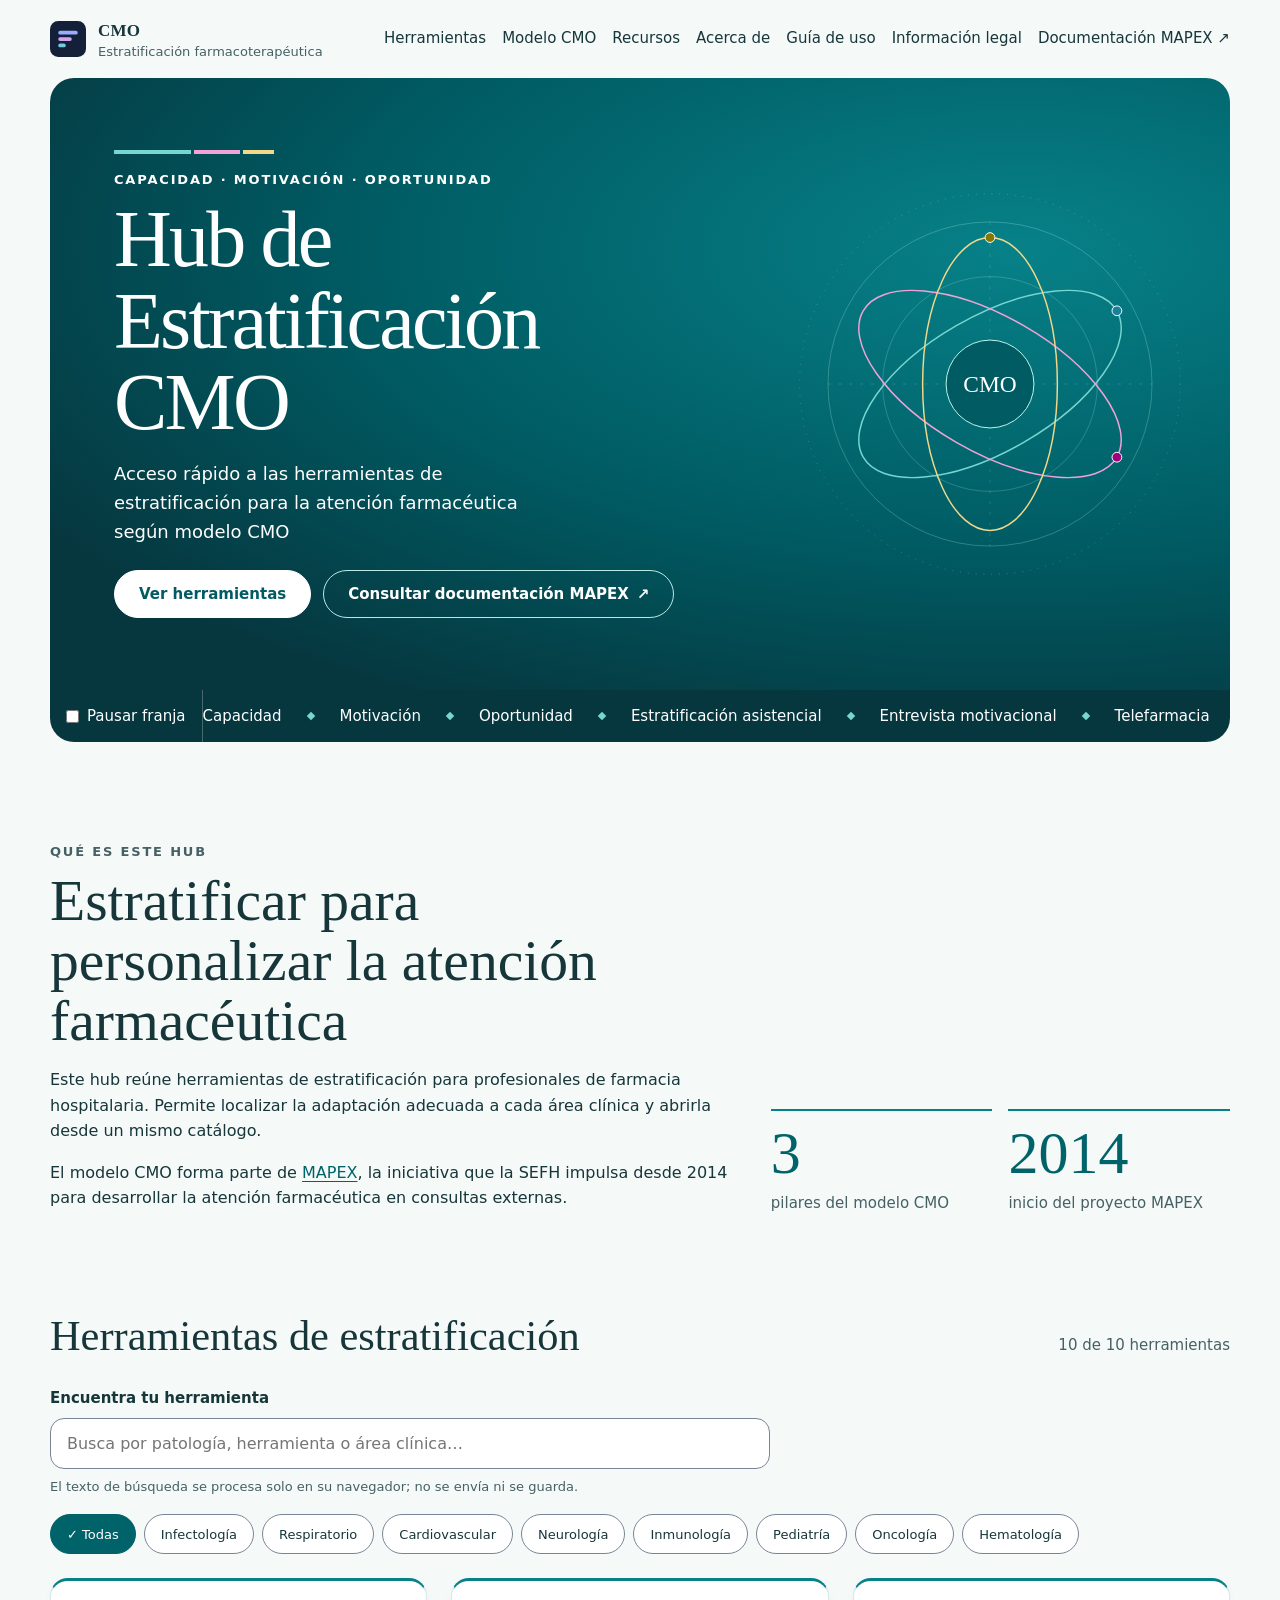
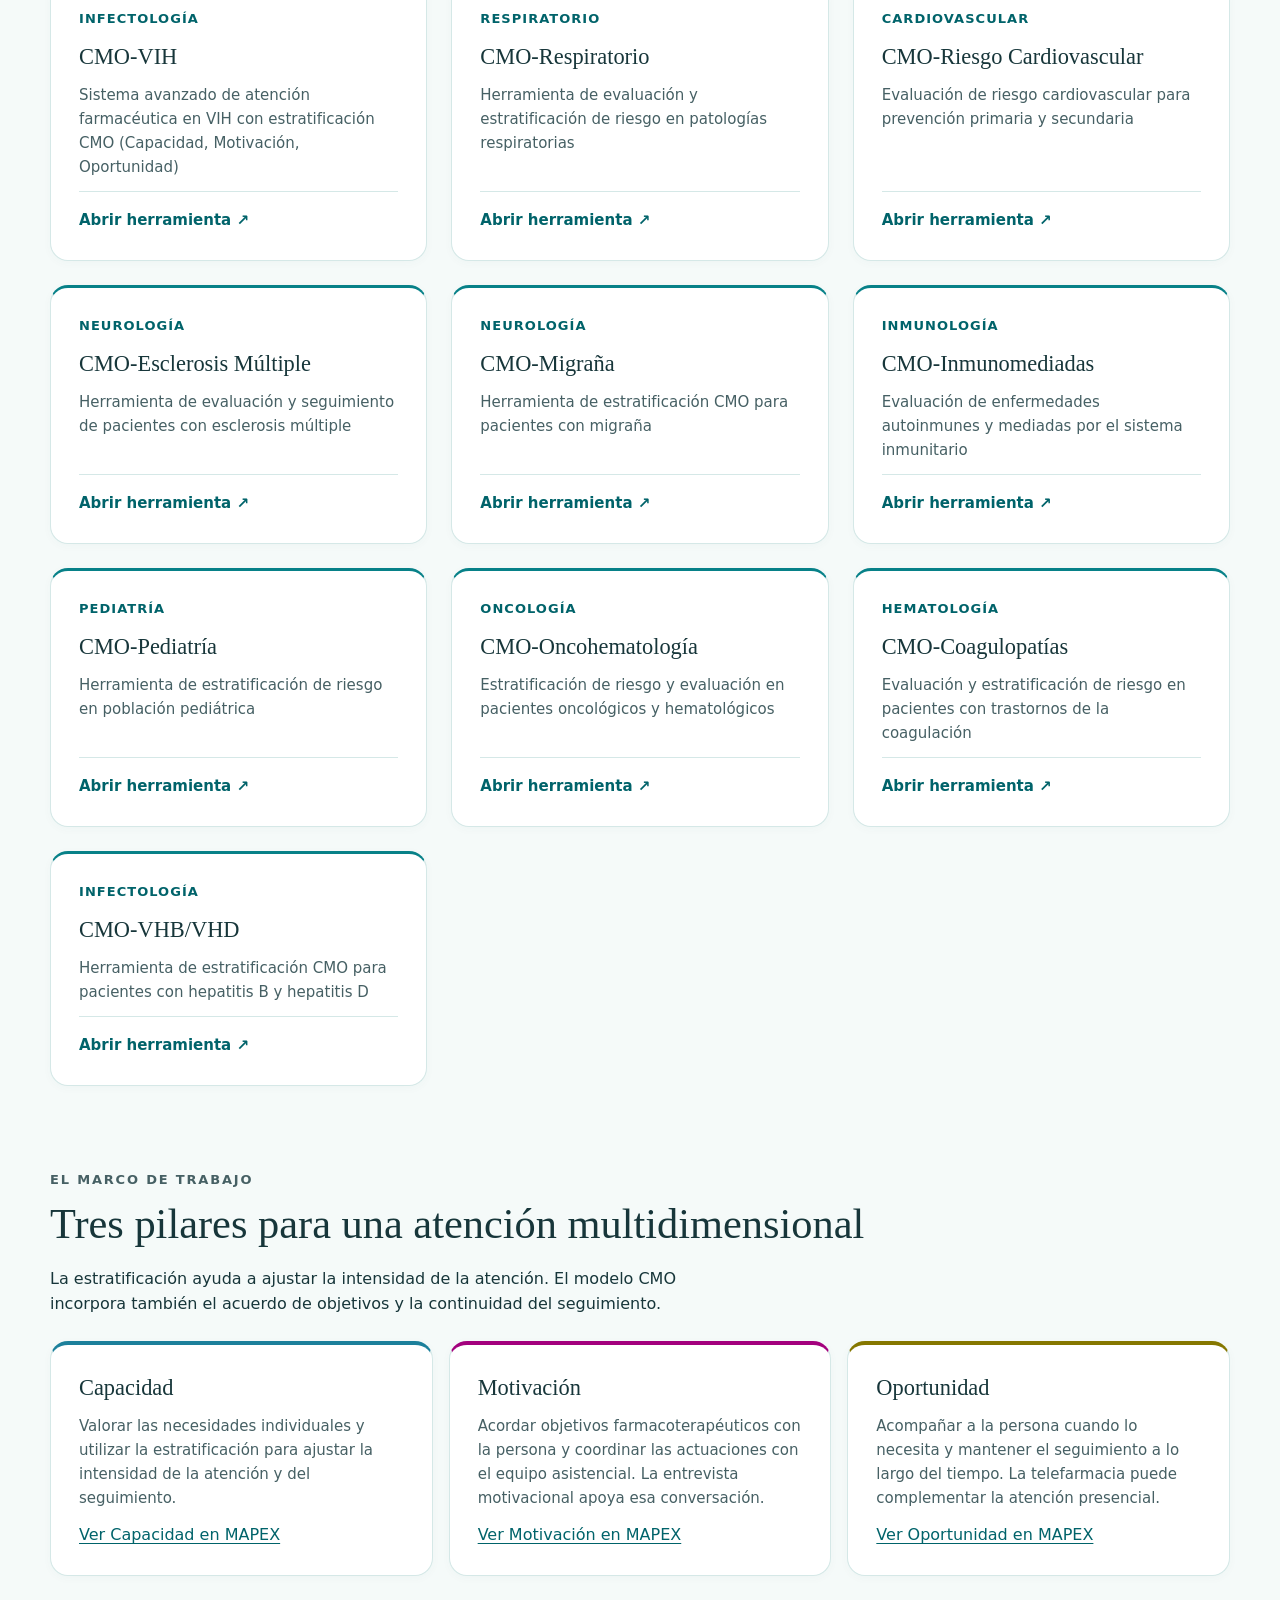
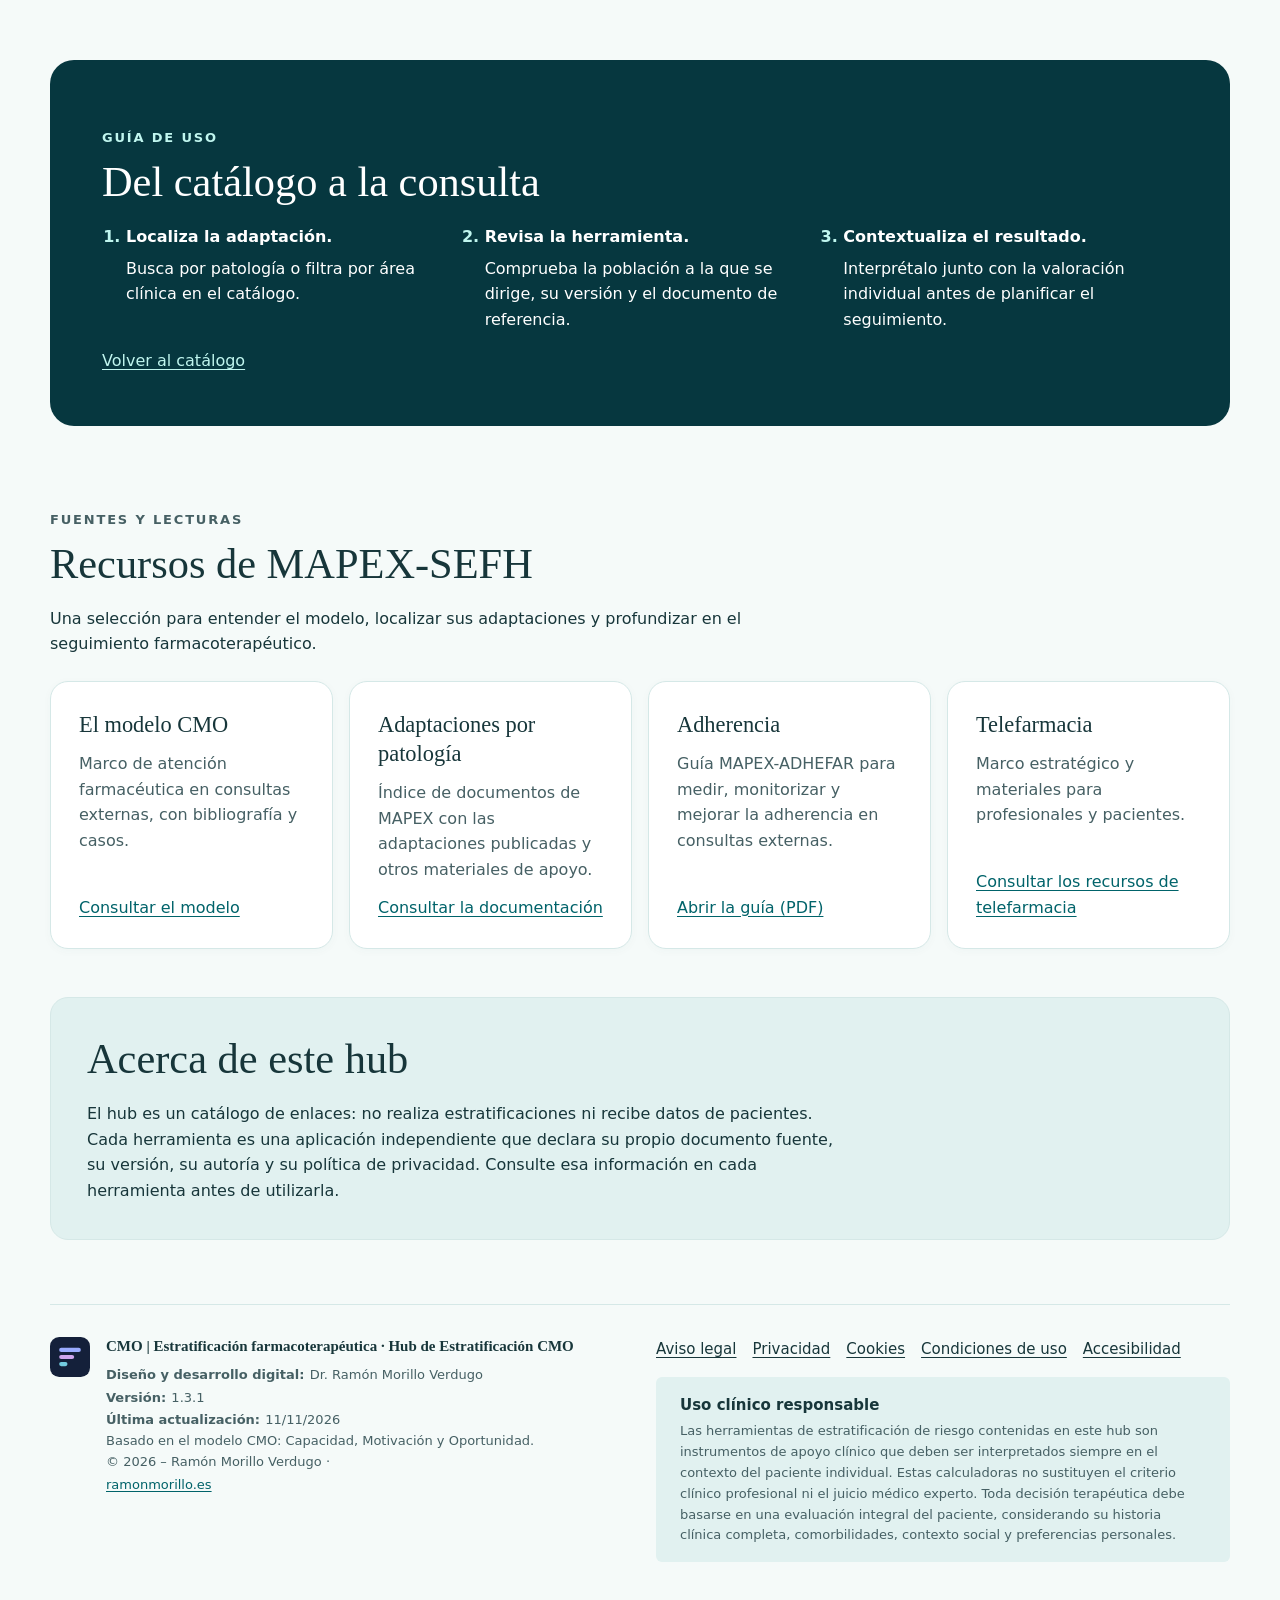
<file: index.html>
<!DOCTYPE html>
<html lang="es">
<head>
    <meta charset="UTF-8">
    <meta name="viewport" content="width=device-width, initial-scale=1.0">
    <title>Hub de Estratificación CMO - Acceso Rápido</title>
    <meta name="description" content="Catálogo de herramientas de estratificación farmacoterapéutica basadas en el modelo CMO (Capacidad, Motivación y Oportunidad).">
    <meta name="theme-color" content="#f5faf9">
    <link rel="icon" href="cmo-design-system/assets/favicon.svg" type="image/svg+xml">
    <link rel="stylesheet" href="cmo-design-system/src/cmo-tokens.css">
    <link rel="stylesheet" href="cmo-design-system/src/cmo-components.css">
    <style>
        @layer cmo.hub {
            .cmo-scope {
                /* Paleta de la portada SEFH, muestreada de la referencia visual. */
                --cmo-hub-teal: #078188;
                --cmo-hub-magenta: #a3007d;
                --cmo-hub-ochre: #857700;
                --cmo-hub-blue: #1c809b;
                --cmo-paper: #f5faf9;
                --cmo-ink: #17363a;
                --cmo-ink-muted: #466064;
                --cmo-brand-strong: #00636a;
                --cmo-focus: var(--cmo-brand-strong);
                --cmo-rule: #d5e8e7;
                --cmo-surface-sunk: #e1f1f0;
            }

            .cmo-brandbar { padding-block: 18px; border-bottom: 0; }
            .cmo-nav { align-items: center; }
            .cmo-nav a:hover { border-bottom-color: var(--cmo-hub-teal); }

            .cmo-hero {
                --cmo-focus: #c0f6ef;
                position: relative;
                isolation: isolate;
                overflow: hidden;
                padding: clamp(28px, 6vw, 72px) clamp(20px, 5vw, 64px);
                border-radius: 24px 24px 0 0;
                color: #fff;
                background: radial-gradient(ellipse at 82% 28%, var(--cmo-hub-teal), #005b63 48%, #06373f 84%);
            }

            .cmo-hero .cmo-strata > i { background: #77d6d1; }
            .cmo-hero .cmo-strata > i + i { background: #f1a3d7; }
            .cmo-hero .cmo-strata > i + i + i { background: #f4d889; }
            .cmo-hero .cmo-eyebrow { color: #fff; }
            .cmo-hero .cmo-title {
                max-width: 13ch;
                font: 400 clamp(2.25rem, 6.7vw, 5rem)/1.02 var(--cmo-font-serif);
                letter-spacing: -.035em;
                overflow-wrap: break-word;
            }

            .cmo-hero .cmo-lead { max-width: 39ch; color: #fff; }
            .cmo-hub-actions { display: flex; flex-wrap: wrap; gap: var(--cmo-space-3); margin-top: var(--cmo-space-5); }
            .cmo-hub-actions .cmo-btn { min-height: 48px; border-radius: var(--cmo-radius-pill); }
            .cmo-hub-actions .cmo-btn:not(.cmo-btn--secondary) { background: #fff; border-color: #fff; color: #005b63; }
            .cmo-hub-actions .cmo-btn:not(.cmo-btn--secondary):hover { background: #e1f1f0; }
            .cmo-hub-actions .cmo-btn--secondary { background: transparent; border-color: #b8e9e5; color: #fff; }
            .cmo-hub-actions .cmo-btn--secondary:hover { background: #00636a; }

            .cmo-hub-orbit {
                position: absolute;
                inset-inline-end: 3%;
                top: 50%;
                z-index: -1;
                width: min(36%, 410px);
                height: auto;
                transform: translateY(-50%);
                pointer-events: none;
            }

            .cmo-hub-catalog-head {
                display: flex;
                align-items: baseline;
                justify-content: space-between;
                flex-wrap: wrap;
                gap: var(--cmo-space-3);
            }

            .cmo-h2 { font-size: clamp(1.65rem, 4vw, 2.65rem); font-weight: 400; }
            .cmo-hub-count { margin: 0; font-size: var(--cmo-text-sm); color: var(--cmo-ink-muted); }
            .cmo-hub-search { margin: var(--cmo-space-5) 0 var(--cmo-space-4); max-width: 720px; }
            .cmo-hub-search .cmo-input { min-height: 50px; border-radius: 14px; }
            .cmo-chip { min-height: 40px; }
            .cmo-chip[aria-pressed="true"] { background: var(--cmo-brand-strong); border-color: var(--cmo-brand-strong); }

            .cmo-card {
                --cmo-radius-md: 18px;
                padding: clamp(18px, 3vw, 28px);
                box-shadow: 0 2px 10px #005b6308;
            }

            .cmo-card--tool:hover, .cmo-card--tool:focus-within { box-shadow: var(--cmo-shadow-2); }
            .cmo-card--tool { border-top-color: var(--cmo-hub-teal); }
            .cmo-card__kicker { color: var(--cmo-brand-strong); }
            .cmo-card .cmo-h3 { font-size: 1.4rem; font-weight: 500; }
            .cmo-card__action { padding-top: var(--cmo-space-4); }
            .cmo-hub-note {
                margin-top: var(--cmo-space-7);
                padding: clamp(20px, 4vw, 36px);
                border: 1px solid var(--cmo-rule);
                border-radius: 18px;
                background: var(--cmo-surface-sunk);
            }

            .cmo-hub-note p { max-width: 75ch; margin-bottom: 0; }

            .cmo-hub-ticker {
                display: flex;
                align-items: stretch;
                overflow: hidden;
                border-radius: 0 0 24px 24px;
                background: #06373f;
                color: #fff;
                font-size: var(--cmo-text-sm);
            }

            .cmo-hub-ticker-control {
                display: flex;
                align-items: center;
                flex-shrink: 0;
                gap: 8px;
                padding: 10px 16px;
                border-inline-end: 1px solid #ffffff40;
                cursor: pointer;
            }

            .cmo-hub-ticker-control input { margin: 0; accent-color: var(--cmo-hub-teal); }
            .cmo-hub-ticker-control input:focus-visible { outline-color: #c0f6ef; }
            .cmo-hub-ticker-window { flex: 1; min-width: 0; overflow: hidden; }
            .cmo-hub-ticker-track { display: flex; width: max-content; animation: cmo-hub-scroll 42s linear infinite; }
            .cmo-hub-ticker-items { display: flex; align-items: center; gap: 26px; padding: 14px 26px 14px 0; }
            .cmo-hub-ticker-items span { white-space: nowrap; }
            .cmo-hub-ticker-items span::after { content: ""; display: inline-block; width: 6px; height: 6px; margin-inline-start: 26px; vertical-align: .15em; transform: rotate(45deg); background: #77d6d1; }
            .cmo-hub-ticker:has(input:checked) .cmo-hub-ticker-track { animation-play-state: paused; }
            @keyframes cmo-hub-scroll { to { transform: translateX(-50%); } }

            .cmo-hub-section { margin-block-start: clamp(40px, 7vw, 84px); }
            .cmo-hub-section p { max-width: 68ch; }
            .cmo-hub-intro { display: grid; grid-template-columns: minmax(0, 1.5fr) minmax(0, 1fr); align-items: end; gap: var(--cmo-space-6); }
            .cmo-hub-intro .cmo-h2 { max-width: 23ch; font-size: clamp(2rem, 5vw, 3.6rem); line-height: 1.04; }
            .cmo-hub-metrics { display: grid; grid-template-columns: repeat(2, minmax(0, 1fr)); gap: var(--cmo-space-4); margin: 0; }
            .cmo-hub-metrics div { padding-block: var(--cmo-space-3); border-top: 2px solid var(--cmo-hub-teal); }
            .cmo-hub-metrics dt { font: 400 clamp(2rem, 5vw, 3.75rem)/1 var(--cmo-font-serif); color: var(--cmo-brand-strong); }
            .cmo-hub-metrics dd { margin: 8px 0 0; color: var(--cmo-ink-muted); font-size: var(--cmo-text-sm); }

            .cmo-hub-pillars, .cmo-hub-resources {
                display: grid;
                grid-template-columns: repeat(auto-fit, minmax(min(100%, 230px), 1fr));
                gap: var(--cmo-space-4);
                margin-block-start: var(--cmo-space-5);
            }

            .cmo-hub-pillar { border-top: 4px solid var(--cmo-hub-blue); }
            .cmo-hub-pillar:nth-child(2) { border-top-color: var(--cmo-hub-magenta); }
            .cmo-hub-pillar:nth-child(3) { border-top-color: var(--cmo-hub-ochre); }
            .cmo-hub-pillar a { margin-top: auto; }
            .cmo-hub-guide {
                padding: clamp(20px, 5vw, 52px);
                border-radius: 24px;
                background: #06373f;
                color: #fff;
                --cmo-focus: #c0f6ef;
            }

            .cmo-hub-guide .cmo-eyebrow { color: #c0f6ef; }
            .cmo-hub-guide ol {
                display: grid;
                grid-template-columns: repeat(auto-fit, minmax(min(100%, 220px), 1fr));
                gap: var(--cmo-space-5);
                padding-inline-start: 1.5em;
            }

            .cmo-hub-guide li::marker { color: #c0f6ef; font-weight: 700; }
            .cmo-hub-guide li p { margin-block: 6px 0; }
            .cmo-hub-guide a { color: #c0f6ef; }
            .cmo-hub-resources .cmo-card p { margin: 0; color: var(--cmo-ink-muted); }
            .cmo-hub-resources .cmo-card a { margin-top: auto; }

            @media (max-width: 760px) {
                .cmo-hub-intro { grid-template-columns: 1fr; gap: var(--cmo-space-3); }
                .cmo-hub-ticker-control { padding-inline: 10px; }
            }

            @media (prefers-reduced-motion: reduce), print {
                .cmo-hub-ticker-control, .cmo-hub-ticker-items[aria-hidden="true"] { display: none; }
                .cmo-hub-ticker-track { width: auto; animation: none; }
                .cmo-hub-ticker-items { flex-wrap: wrap; gap: 8px 16px; padding-inline: 16px; }
                .cmo-hub-ticker-items span::after { display: none; }
            }

            @media (max-width: 850px) {
                .cmo-hub-orbit { display: none; }
            }

            @media (max-width: 700px) {
                .cmo-brandbar { align-items: flex-start; flex-direction: column; gap: var(--cmo-space-2); }
            }

            @media print {
                .cmo-hero { color: var(--cmo-ink); background: none; }
                .cmo-hero .cmo-eyebrow, .cmo-hero .cmo-lead,
                .cmo-hub-actions .cmo-btn--secondary { color: var(--cmo-ink); }
                .cmo-hub-orbit { display: none; }
            }
        }
    </style>
    <script type="application/json" id="cmo-app-meta">
    {
        "schema": "cmo-app-meta/1",
        "id": "hub-estratificacion-cmo",
        "name": "Hub de Estratificación CMO",
        "appVersion": "1.3.1",
        "algorithm": null,
        "status": "released",
        "releaseDate": "2026-11-11",
        "clinicalReviewDate": null,
        "credits": [
            { "role": "Diseño y desarrollo digital", "name": "Dr. Ramón Morillo Verdugo" }
        ],
        "model": "Basado en el modelo CMO: Capacidad, Motivación y Oportunidad.",
        "website": "https://ramonmorillo.es",
        "copyright": { "year": "2026", "holders": ["Ramón Morillo Verdugo"] },
        "designSystem": "0.3.0",
        "repository": "https://github.com/ramonmorillo/hub-estratificacionCMO"
    }
    </script>
    <script type="module" src="cmo-design-system/src/cmo-author-signature.js"></script>
</head>
<body class="cmo-scope">
    <a class="cmo-skip" href="#herramientas">Saltar al catálogo de herramientas</a>
    <div class="cmo-container">
        <header class="cmo-brandbar">
            <a class="cmo-brand" href="./" aria-label="CMO · Estratificación farmacoterapéutica, inicio del hub">
                <img class="cmo-brand__mark" src="cmo-design-system/assets/cmo-mark.svg" alt="" width="36" height="36">
                <span><span class="cmo-brand__name">CMO</span><span class="cmo-brand__tagline">Estratificación farmacoterapéutica</span></span>
            </a>
            <nav class="cmo-nav" aria-label="Principal">
                <a href="#herramientas">Herramientas</a>
                <a href="#modelo-cmo">Modelo CMO</a>
                <a href="#recursos-mapex">Recursos</a>
                <a href="#acerca">Acerca de</a>
                <a href="guia.html">Guía de uso</a>
                <a href="legal.html">Información legal</a>
                <a href="https://www.sefh.es/mapex/documentacion.php" target="_blank" rel="noopener noreferrer">Documentación MAPEX <span aria-hidden="true">↗</span><span class="cmo-visually-hidden">(se abre en una pestaña nueva)</span></a>
            </nav>
        </header>

        <main>
            <section class="cmo-hero" aria-labelledby="titulo">
                <svg class="cmo-hub-orbit" viewBox="0 0 420 420" aria-hidden="true" focusable="false">
                    <g fill="none" stroke="#c0f6ef">
                        <circle cx="210" cy="210" r="195" opacity=".26" stroke-dasharray="1 7"/>
                        <circle cx="210" cy="210" r="166" opacity=".25"/>
                        <circle cx="210" cy="210" r="110" opacity=".22"/>
                        <path d="M210 44v332M44 210h332" opacity=".18" stroke-dasharray="3 8"/>
                    </g>
                    <g fill="none" stroke-width="1.5">
                        <ellipse cx="210" cy="210" rx="150" ry="69" transform="rotate(-30 210 210)" stroke="#77d6d1"/>
                        <ellipse cx="210" cy="210" rx="150" ry="69" transform="rotate(30 210 210)" stroke="#f1a3d7"/>
                        <ellipse cx="210" cy="210" rx="150" ry="69" transform="rotate(90 210 210)" stroke="#f4d889"/>
                    </g>
                    <circle cx="210" cy="210" r="45" fill="#005b63" stroke="#c0f6ef"/>
                    <g text-anchor="middle" fill="#fff" font-family="Georgia, serif">
                        <text x="210" y="218" font-size="24">CMO</text>
                    </g>
                    <circle cx="340" cy="135" r="5" fill="var(--cmo-hub-blue)" stroke="#fff"/>
                    <circle cx="340" cy="285" r="5" fill="var(--cmo-hub-magenta)" stroke="#fff"/>
                    <circle cx="210" cy="60" r="5" fill="var(--cmo-hub-ochre)" stroke="#fff"/>
                </svg>
                <div class="cmo-strata" aria-hidden="true"><i></i><i></i><i></i></div>
                <p class="cmo-eyebrow">Capacidad · Motivación · Oportunidad</p>
                <h1 class="cmo-title" id="titulo">Hub de Estratificación CMO</h1>
                <p class="cmo-lead">Acceso rápido a las herramientas de estratificación para la atención farmacéutica según modelo CMO</p>
                <div class="cmo-hub-actions">
                    <a class="cmo-btn" href="#herramientas">Ver herramientas</a>
                    <a class="cmo-btn cmo-btn--secondary" href="https://www.sefh.es/mapex/documentacion.php" target="_blank" rel="noopener noreferrer">Consultar documentación MAPEX <span aria-hidden="true">↗</span><span class="cmo-visually-hidden">(se abre en una pestaña nueva)</span></a>
                </div>
            </section>

            <div class="cmo-hub-ticker">
                <label class="cmo-hub-ticker-control"><input type="checkbox"> Pausar franja</label>
                <div class="cmo-hub-ticker-window">
                    <div class="cmo-hub-ticker-track">
                        <div class="cmo-hub-ticker-items">
                            <span>Capacidad</span>
                            <span>Motivación</span>
                            <span>Oportunidad</span>
                            <span>Estratificación asistencial</span>
                            <span>Entrevista motivacional</span>
                            <span>Telefarmacia</span>
                            <span>Seguimiento longitudinal</span>
                            <span>Resultados en salud</span>
                        </div>
                        <div class="cmo-hub-ticker-items" aria-hidden="true">
                            <span>Capacidad</span>
                            <span>Motivación</span>
                            <span>Oportunidad</span>
                            <span>Estratificación asistencial</span>
                            <span>Entrevista motivacional</span>
                            <span>Telefarmacia</span>
                            <span>Seguimiento longitudinal</span>
                            <span>Resultados en salud</span>
                        </div>
                    </div>
                </div>
            </div>

            <section class="cmo-hub-section cmo-hub-intro" aria-labelledby="hub-intro">
                <div>
                    <p class="cmo-eyebrow">Qué es este hub</p>
                    <h2 class="cmo-h2" id="hub-intro">Estratificar para personalizar la atención farmacéutica</h2>
                    <p>Este hub reúne herramientas de estratificación para profesionales de farmacia hospitalaria. Permite localizar la adaptación adecuada a cada área clínica y abrirla desde un mismo catálogo.</p>
                    <p>El modelo CMO forma parte de <a href="https://www.sefh.es/mapex/">MAPEX</a>, la iniciativa que la SEFH impulsa desde 2014 para desarrollar la atención farmacéutica en consultas externas.</p>
                </div>
                <dl class="cmo-hub-metrics">
                    <div><dt>3</dt><dd>pilares del modelo CMO</dd></div>
                    <div><dt>2014</dt><dd>inicio del proyecto MAPEX</dd></div>
                </dl>
            </section>

            <section class="cmo-hub-section" id="herramientas" tabindex="-1" aria-labelledby="hub-catalogo">
                <div class="cmo-hub-catalog-head">
                    <h2 class="cmo-h2" id="hub-catalogo">Herramientas de estratificación</h2>
                    <p class="cmo-hub-count" id="resultCount" role="status" aria-live="polite"></p>
                </div>
                <div class="cmo-field cmo-hub-search">
                    <label class="cmo-label" for="searchInput">Encuentra tu herramienta</label>
                    <input class="cmo-input" type="search" id="searchInput" autocomplete="off" aria-describedby="searchHint" placeholder="Busca por patología, herramienta o área clínica…">
                    <span class="cmo-hint" id="searchHint">El texto de búsqueda se procesa solo en su navegador; no se envía ni se guarda.</span>
                </div>

                <div class="cmo-chips" id="categories" role="group" aria-label="Filtrar por área clínica"></div>

                <div class="cmo-grid" id="artifactsGrid" style="margin-top: var(--cmo-space-5)"></div>
            </section>

            <section class="cmo-hub-section" id="modelo-cmo" aria-labelledby="hub-modelo">
                <p class="cmo-eyebrow">El marco de trabajo</p>
                <h2 class="cmo-h2" id="hub-modelo">Tres pilares para una atención multidimensional</h2>
                <p>La estratificación ayuda a ajustar la intensidad de la atención. El modelo CMO incorpora también el acuerdo de objetivos y la continuidad del seguimiento.</p>
                <div class="cmo-hub-pillars">
                    <article class="cmo-card cmo-hub-pillar">
                        <h3 class="cmo-h3">Capacidad</h3>
                        <p class="cmo-card__text">Valorar las necesidades individuales y utilizar la estratificación para ajustar la intensidad de la atención y del seguimiento.</p>
                        <a href="https://www.sefh.es/mapex/cmo-capacidad.php">Ver Capacidad en MAPEX</a>
                    </article>
                    <article class="cmo-card cmo-hub-pillar">
                        <h3 class="cmo-h3">Motivación</h3>
                        <p class="cmo-card__text">Acordar objetivos farmacoterapéuticos con la persona y coordinar las actuaciones con el equipo asistencial. La entrevista motivacional apoya esa conversación.</p>
                        <a href="https://www.sefh.es/mapex/cmo-motivacion.php">Ver Motivación en MAPEX</a>
                    </article>
                    <article class="cmo-card cmo-hub-pillar">
                        <h3 class="cmo-h3">Oportunidad</h3>
                        <p class="cmo-card__text">Acompañar a la persona cuando lo necesita y mantener el seguimiento a lo largo del tiempo. La telefarmacia puede complementar la atención presencial.</p>
                        <a href="https://www.sefh.es/mapex/cmo-oportunidad.php">Ver Oportunidad en MAPEX</a>
                    </article>
                </div>
            </section>

            <section class="cmo-hub-section cmo-hub-guide" aria-labelledby="hub-guia">
                <p class="cmo-eyebrow">Guía de uso</p>
                <h2 class="cmo-h2" id="hub-guia">Del catálogo a la consulta</h2>
                <ol>
                    <li><strong>Localiza la adaptación.</strong><p>Busca por patología o filtra por área clínica en el catálogo.</p></li>
                    <li><strong>Revisa la herramienta.</strong><p>Comprueba la población a la que se dirige, su versión y el documento de referencia.</p></li>
                    <li><strong>Contextualiza el resultado.</strong><p>Interprétalo junto con la valoración individual antes de planificar el seguimiento.</p></li>
                </ol>
                <a href="#herramientas">Volver al catálogo</a>
            </section>

            <section class="cmo-hub-section" id="recursos-mapex" aria-labelledby="hub-recursos">
                <p class="cmo-eyebrow">Fuentes y lecturas</p>
                <h2 class="cmo-h2" id="hub-recursos">Recursos de MAPEX-SEFH</h2>
                <p>Una selección para entender el modelo, localizar sus adaptaciones y profundizar en el seguimiento farmacoterapéutico.</p>
                <div class="cmo-hub-resources">
                    <article class="cmo-card">
                        <h3 class="cmo-h3">El modelo CMO</h3>
                        <p>Marco de atención farmacéutica en consultas externas, con bibliografía y casos.</p>
                        <a href="https://www.sefh.es/mapex/cmo-modelo.php">Consultar el modelo</a>
                    </article>
                    <article class="cmo-card">
                        <h3 class="cmo-h3">Adaptaciones por patología</h3>
                        <p>Índice de documentos de MAPEX con las adaptaciones publicadas y otros materiales de apoyo.</p>
                        <a href="https://www.sefh.es/mapex/documentacion.php">Consultar la documentación</a>
                    </article>
                    <article class="cmo-card">
                        <h3 class="cmo-h3">Adherencia</h3>
                        <p>Guía MAPEX-ADHEFAR para medir, monitorizar y mejorar la adherencia en consultas externas.</p>
                        <a href="https://www.sefh.es/mapex/images/Guia-MAPEX-ADHEFAR.pdf">Abrir la guía (PDF)</a>
                    </article>
                    <article class="cmo-card">
                        <h3 class="cmo-h3">Telefarmacia</h3>
                        <p>Marco estratégico y materiales para profesionales y pacientes.</p>
                        <a href="https://www.sefh.es/mapex/cmo-oportunidad.php">Consultar los recursos de telefarmacia</a>
                    </article>
                </div>
            </section>

            <section class="cmo-hub-note" id="acerca" aria-labelledby="acerca-titulo">
                <h2 class="cmo-h2" id="acerca-titulo">Acerca de este hub</h2>
                <p>El hub es un catálogo de enlaces: no realiza estratificaciones ni recibe datos de pacientes. Cada herramienta es una aplicación independiente que declara su propio documento fuente, su versión, su autoría y su política de privacidad. Consulte esa información en cada herramienta antes de utilizarla.</p>
            </section>
        </main>

        <footer class="cmo-footer">
            <div class="cmo-footer__grid">
                <cmo-author-signature meta="cmo-app-meta">
                    <p>Dr. Ramón Morillo Verdugo · <a href="https://ramonmorillo.es">ramonmorillo.es</a></p>
                </cmo-author-signature>
                <div>
                    <ul class="cmo-legal-links" aria-label="Información legal">
                        <li><a href="legal.html#aviso-legal">Aviso legal</a></li>
                        <li><a href="legal.html#privacidad">Privacidad</a></li>
                        <li><a href="legal.html#cookies">Cookies</a></li>
                        <li><a href="legal.html#condiciones">Condiciones de uso</a></li>
                        <li><a href="legal.html#accesibilidad">Accesibilidad</a></li>
                    </ul>
                    <div class="cmo-disclaimer" style="margin-top: var(--cmo-space-4)">
                        <strong>Uso clínico responsable</strong>
                        Las herramientas de estratificación de riesgo contenidas en este hub son instrumentos de apoyo clínico que deben ser interpretados siempre en el contexto del paciente individual. Estas calculadoras no sustituyen el criterio clínico profesional ni el juicio médico experto. Toda decisión terapéutica debe basarse en una evaluación integral del paciente, considerando su historia clínica completa, comorbilidades, contexto social y preferencias personales.
                    </div>
                </div>
            </div>
        </footer>
    </div>

    <script>
        const artifacts = [
            {
                name: "CMO-VIH",
                category: "infectologia",
                description: "Sistema avanzado de atención farmacéutica en VIH con estratificación CMO (Capacidad, Motivación, Oportunidad)",
                url: "https://ramonmorillo.github.io/cmo-vih-app/"
            },
            {
                name: "CMO-Respiratorio",
                category: "respiratorio",
                description: "Herramienta de evaluación y estratificación de riesgo en patologías respiratorias",
                url: "https://ramonmorillo.github.io/cmorespiratorio/"
            },
            {
                name: "CMO-Riesgo Cardiovascular",
                category: "cardiovascular",
                description: "Evaluación de riesgo cardiovascular para prevención primaria y secundaria",
                url: "https://ramonmorillo.github.io/cmoriesgocardiovascular/"
            },
            {
                name: "CMO-Esclerosis Múltiple",
                category: "neurologico",
                description: "Herramienta de evaluación y seguimiento de pacientes con esclerosis múltiple",
                url: "https://ramonmorillo.github.io/estratificacionEM/"
            },
            {
                name: "CMO-Migraña",
                category: "neurologico",
                description: "Herramienta de estratificación CMO para pacientes con migraña",
                url: "https://ramonmorillo.github.io/estratificacionmigrana/"
            },
            {
                name: "CMO-Inmunomediadas",
                category: "inmunologico",
                description: "Evaluación de enfermedades autoinmunes y mediadas por el sistema inmunitario",
                url: "https://ramonmorillo.github.io/cmoinmunomediadas/"
            },
            {
                name: "CMO-Pediatría",
                category: "pediatrico",
                description: "Herramienta de estratificación de riesgo en población pediátrica",
                url: "https://ramonmorillo.github.io/cmopediatria/"
            },
            {
                name: "CMO-Oncohematología",
                category: "oncologico",
                description: "Estratificación de riesgo y evaluación en pacientes oncológicos y hematológicos",
                url: "https://ramonmorillo.github.io/cmoncologia/"
            },
            {
                name: "CMO-Coagulopatías",
                category: "hematologico",
                description: "Evaluación y estratificación de riesgo en pacientes con trastornos de la coagulación",
                url: "https://ramonmorillo.github.io/cmocoagulopatias/"
            },
            {
                name: "CMO-VHB/VHD",
                category: "infectologia",
                description: "Herramienta de estratificación CMO para pacientes con hepatitis B y hepatitis D",
                url: "https://ramonmorillo.github.io/cmo-vhb-vhd/"
            }
        ];

        const categoryLabels = {all:'Todas',infectologia:'Infectología',respiratorio:'Respiratorio',cardiovascular:'Cardiovascular',neurologico:'Neurología',inmunologico:'Inmunología',pediatrico:'Pediatría',oncologico:'Oncología',hematologico:'Hematología'};
        // Submarca por herramienta (solo identidad visual; ver docs/CMO-DESIGN-SYSTEM.md §3)
        const accents = {'CMO-VIH':'#b02a4a','CMO-Respiratorio':'#0b6f86','CMO-Riesgo Cardiovascular':'#b3261e','CMO-Esclerosis Múltiple':'#4f46a8','CMO-Migraña':'#6b3fa0','CMO-Inmunomediadas':'#8a5a00','CMO-Pediatría':'#1d7a5a','CMO-Oncohematología':'#7a2f8f','CMO-Coagulopatías':'#a0371f','CMO-VHB/VHD':'#8d6a00'};
        const normalize = value => value.normalize('NFD').replace(/[̀-ͯ]/g, '').toLowerCase();
        const escapeHtml = value => String(value).replace(/[&<>"']/g, c => ({'&':'&amp;','<':'&lt;','>':'&gt;','"':'&quot;',"'":'&#39;'}[c]));
        let currentFilter = 'all';
        function renderArtifacts() {
            const grid = document.getElementById('artifactsGrid');
            const searchTerm = normalize(document.getElementById('searchInput').value);

            let filtered = artifacts.filter(a => {
                const matchesCategory = currentFilter === 'all' || a.category === currentFilter;
                const matchesSearch = normalize(a.name).includes(searchTerm) ||
                                     normalize(a.description).includes(searchTerm) ||
                                     normalize(categoryLabels[a.category]).includes(searchTerm);
                return matchesCategory && matchesSearch;
            });

            document.getElementById('resultCount').textContent = filtered.length + ' de ' + artifacts.length + ' herramientas';
            if (filtered.length === 0) {
                grid.innerHTML = `
                    <div class="cmo-empty">
                        <h3 class="cmo-h3">No se encontraron resultados</h3>
                        <p>Intenta con otros términos de búsqueda</p>
                    </div>
                `;
                return;
            }

            grid.innerHTML = filtered.map(artifact => `
                <article class="cmo-card cmo-card--tool" style="--cmo-accent:${accents[artifact.name] || 'var(--cmo-brand)'}">
                    <p class="cmo-card__kicker">${escapeHtml(categoryLabels[artifact.category])}</p>
                    <h3 class="cmo-h3">${escapeHtml(artifact.name)}</h3>
                    <p class="cmo-card__text">${escapeHtml(artifact.description)}</p>
                    <a href="${escapeHtml(artifact.url)}" target="_blank" rel="noopener noreferrer" class="cmo-card__action">
                        Abrir herramienta <span class="cmo-visually-hidden">${escapeHtml(artifact.name)} (se abre en una pestaña nueva)</span><span aria-hidden="true">↗</span>
                    </a>
                </article>
            `).join('');
        }

        function renderCategories() {
            const categoriesDiv = document.getElementById('categories');
            const categories = ['all', ...new Set(artifacts.map(a => a.category))];

            categoriesDiv.innerHTML = categories.map(cat => `
                <button type="button" class="cmo-chip" aria-pressed="${cat === currentFilter}" data-category="${cat}">${categoryLabels[cat]}</button>
            `).join('');
        }

        function filterByCategory(category) {
            currentFilter = category;
            renderCategories();
            renderArtifacts();
            const active = document.querySelector(`#categories [data-category="${category}"]`);
            if (active) active.focus();
        }

        // Event listeners
        document.getElementById('searchInput').addEventListener('input', renderArtifacts);
        document.getElementById('categories').addEventListener('click', event => {
            const button = event.target.closest('button[data-category]');
            if (button) filterByCategory(button.dataset.category);
        });

        // Initialize
        renderCategories();
        renderArtifacts();
    </script>
</body>
</html>
</file>
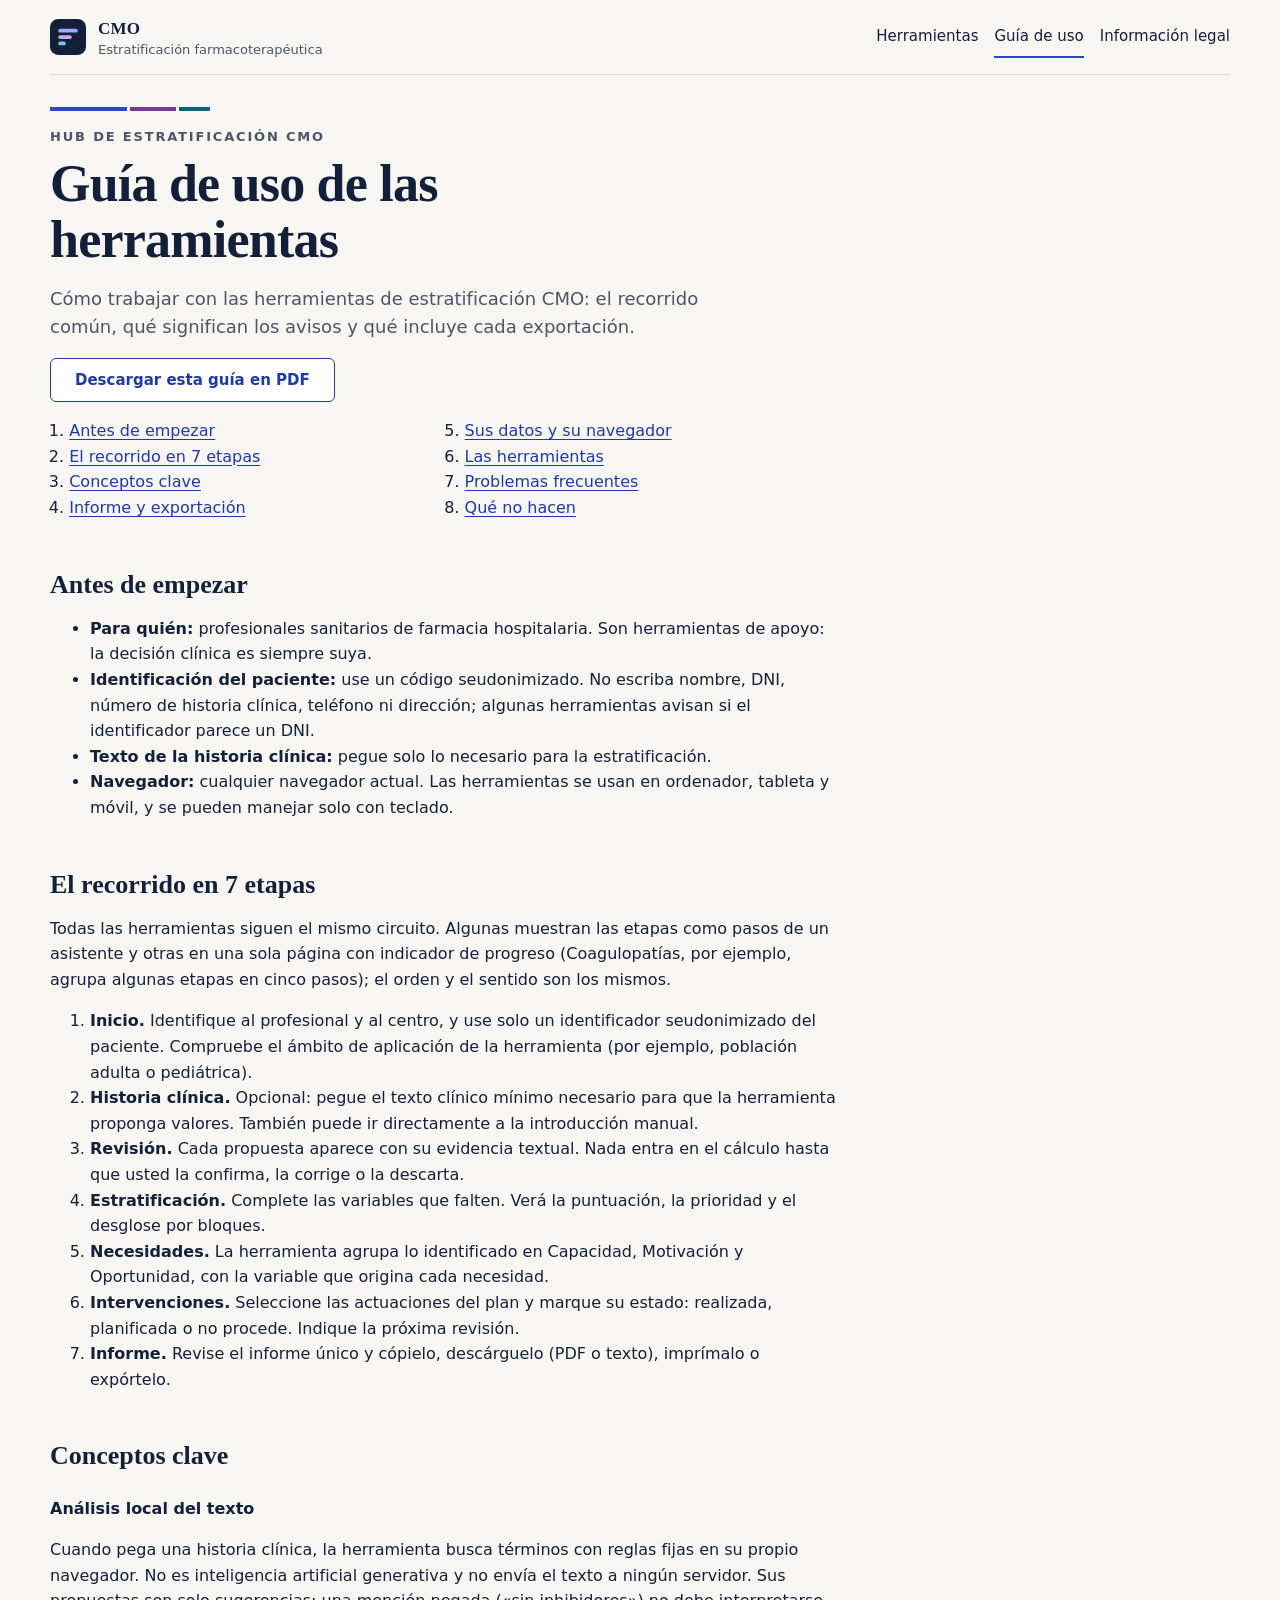
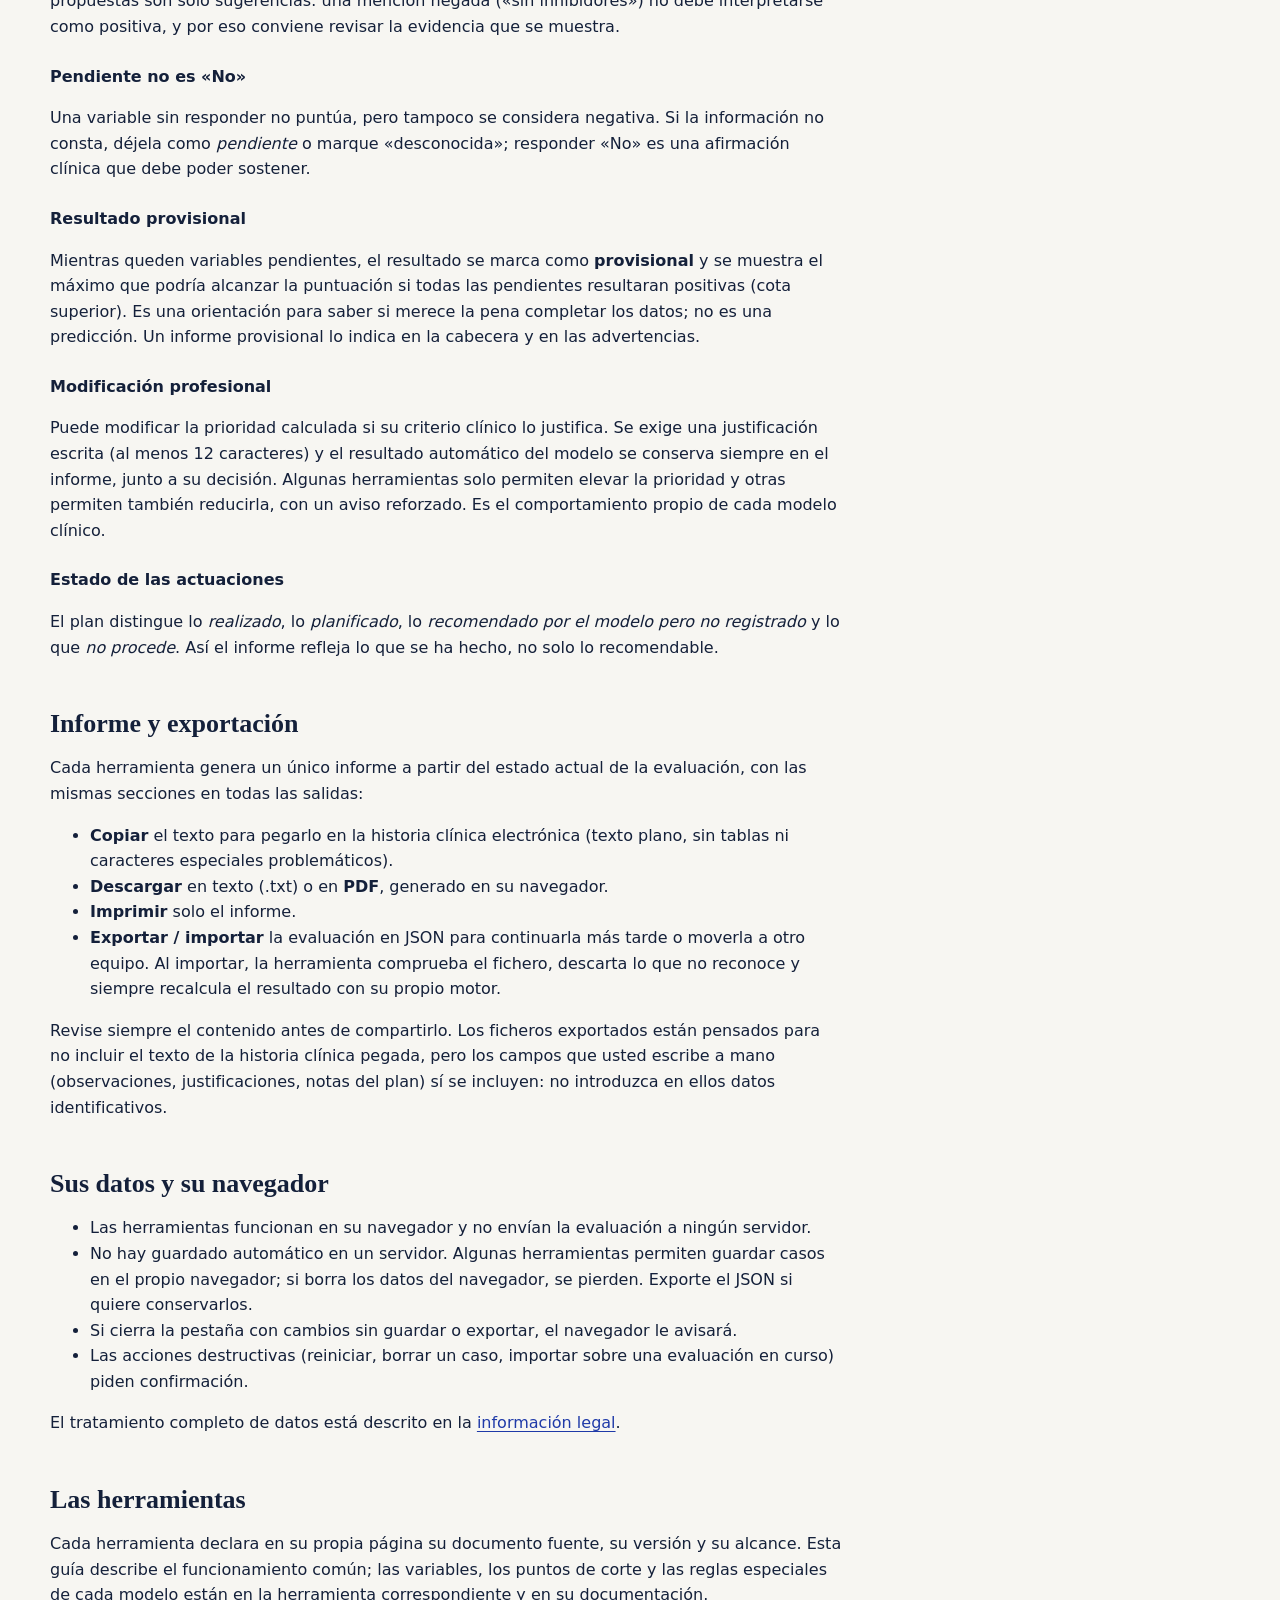
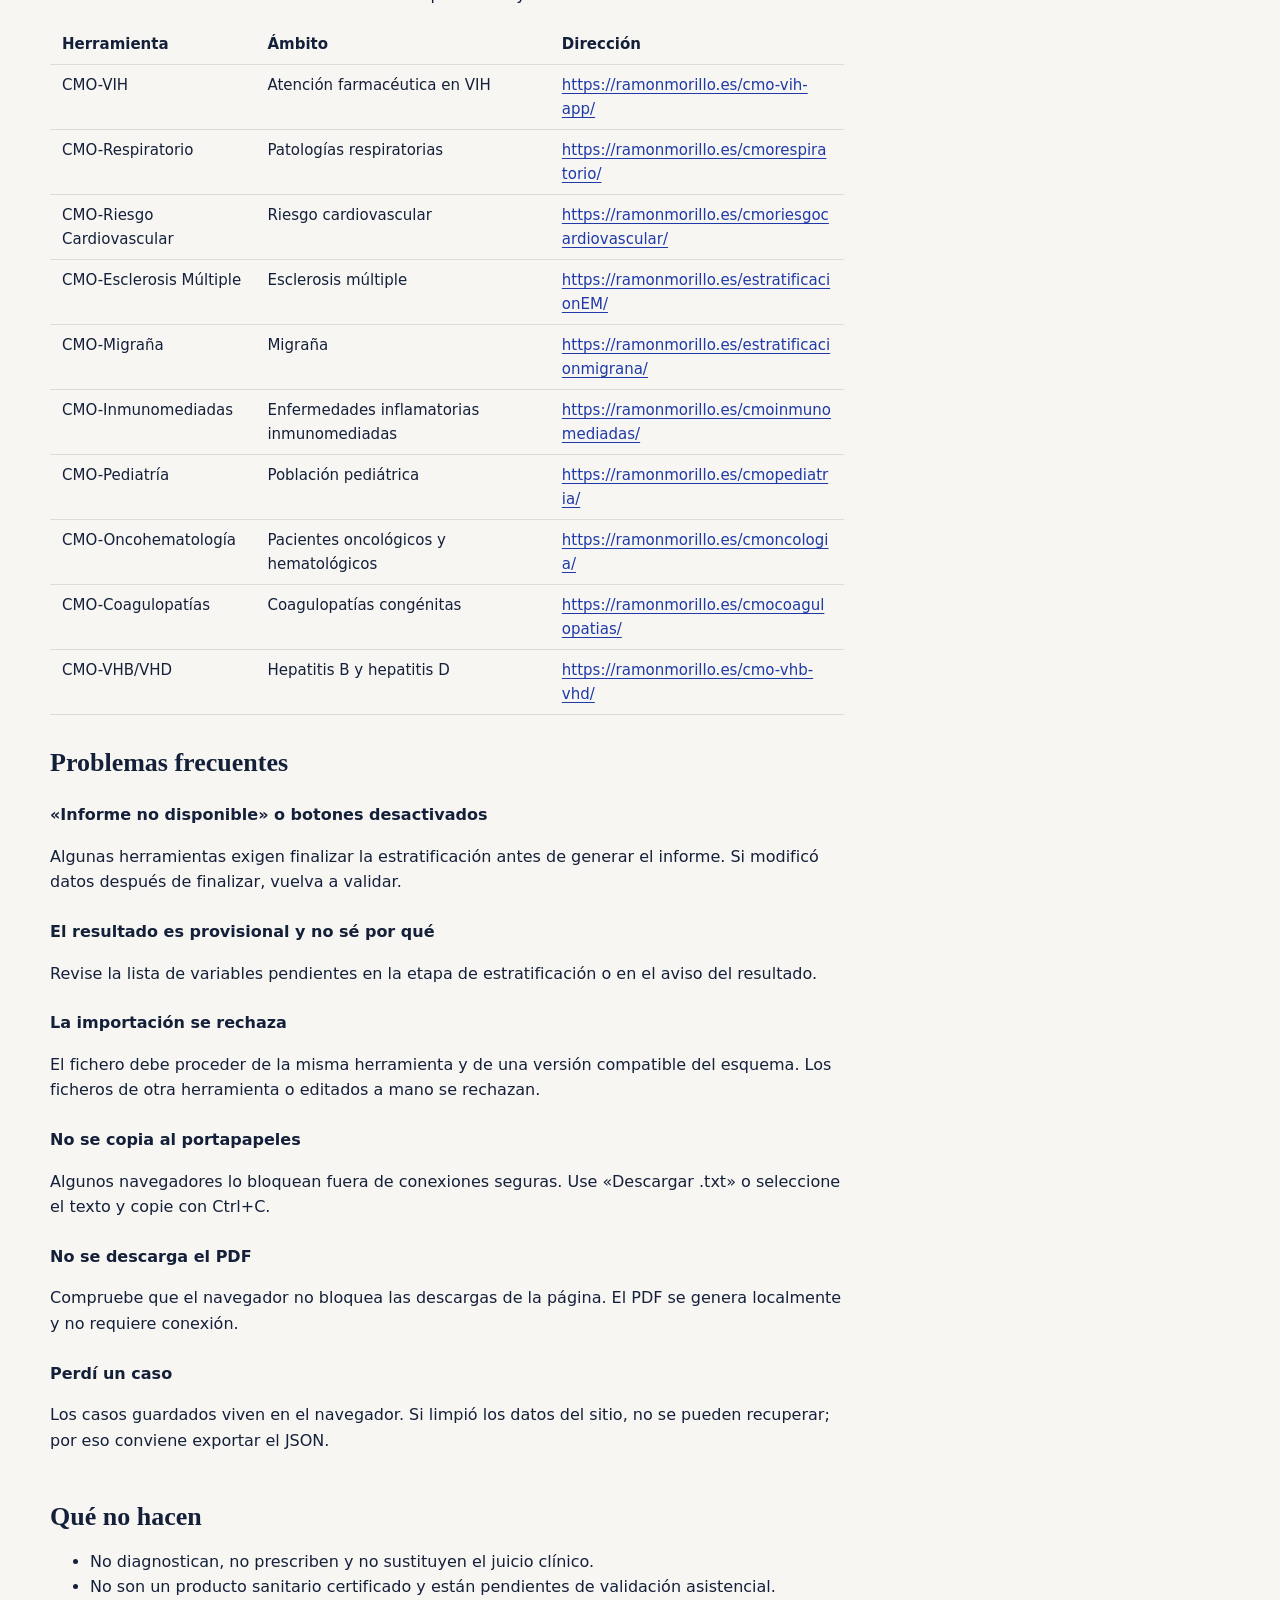
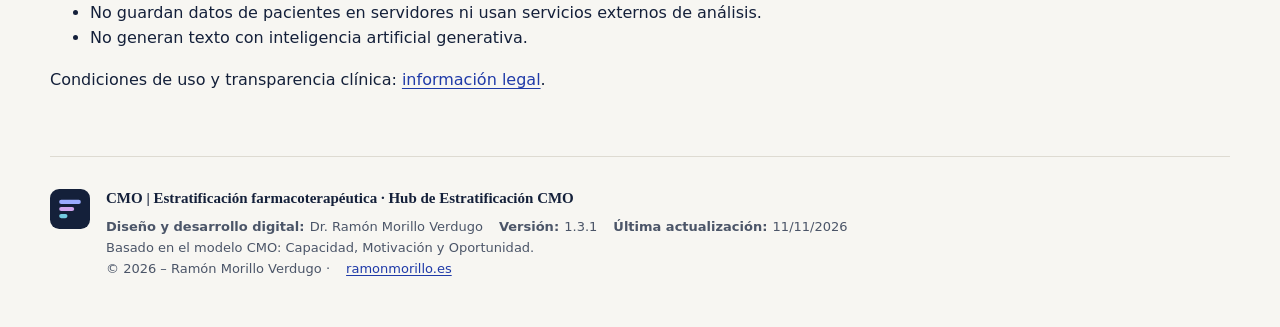
<file: guia.html>
<!DOCTYPE html>
<html lang="es">
<head>
    <meta charset="UTF-8">
    <meta name="viewport" content="width=device-width, initial-scale=1.0">
    <title>Guía de uso · Hub de Estratificación CMO</title>
    <meta name="description" content="Cómo usar las herramientas de estratificación CMO: flujo común, resultado provisional, modificación profesional, informe y exportación.">
    <meta name="theme-color" content="#14203a">
    <link rel="icon" href="cmo-design-system/assets/favicon.svg" type="image/svg+xml">
    <link rel="stylesheet" href="cmo-design-system/src/cmo-tokens.css">
    <link rel="stylesheet" href="cmo-design-system/src/cmo-components.css">
    <style>
        .guia { max-width: 78ch; }
        .guia section { padding-top: var(--cmo-space-6); scroll-margin-top: var(--cmo-space-4); }
        .guia h2 { margin-bottom: var(--cmo-space-3); }
        .guia h3 { margin: var(--cmo-space-5) 0 var(--cmo-space-2); font-size: var(--cmo-text-md); }
        .guia table { width: 100%; border-collapse: collapse; font-size: var(--cmo-text-sm); }
        .guia td:last-child { overflow-wrap: anywhere; }
        .guia th, .guia td { text-align: left; vertical-align: top; padding: var(--cmo-space-2) var(--cmo-space-3); border-bottom: 1px solid var(--cmo-rule); }
        .guia .table-wrap { overflow-x: auto; }
        .toc { columns: 2 220px; padding-left: 1.2em; }
        .guia-download { margin-top: var(--cmo-space-4); }
        @layer cmo.print {
            @media print {
                @page { size: A4; margin: 12mm 15mm 15mm; }
                .cmo-scope { font-size: 10pt; line-height: 1.4; background: #fff; }
                .cmo-skip, .cmo-nav, .guia-download, .toc { display: none; }
                .cmo-container { max-width: none; padding: 0; }
                .guia { max-width: none; }
                .guia section { padding-top: 4mm; }
                .guia h3 { margin: 3mm 0 1mm; }
                .guia p, .guia ul, .guia ol { margin-block: 1.5mm; }
                .guia li, .guia p { orphans: 3; widows: 3; }
                .guia li { break-inside: avoid; }
                .guia h2 { break-after: avoid; }
                .guia h3 { break-after: avoid; }
                .guia tr, .guia dl > div { break-inside: avoid; }
                .guia .table-wrap { overflow: visible; }
                .guia table { table-layout: fixed; width: 100%; }
                .guia th:nth-child(1) { width: 25%; }
                .guia th:nth-child(2) { width: 29%; }
                .guia th:nth-child(3) { width: 46%; }
                .guia td:last-child { font-size: 8pt; overflow-wrap: normal; }
                .guia th, .guia td { padding: 1.5mm 2mm; }
                .cmo-footer { margin-top: 4mm; break-inside: avoid; }
            }
        }
        .guia a[href^="mailto:"] { overflow-wrap: anywhere; }
    </style>
    <script type="application/json" id="cmo-app-meta">
    {
        "schema": "cmo-app-meta/1",
        "id": "hub-estratificacion-cmo",
        "name": "Hub de Estratificación CMO",
        "appVersion": "1.3.1",
        "algorithm": null,
        "status": "released",
        "releaseDate": "2026-11-11",
        "credits": [{ "role": "Diseño y desarrollo digital", "name": "Dr. Ramón Morillo Verdugo" }],
        "website": "https://ramonmorillo.es",
        "copyright": { "year": "2026", "holders": ["Ramón Morillo Verdugo"] }
    }
    </script>
    <script type="module" src="cmo-design-system/src/cmo-author-signature.js"></script>
</head>
<body class="cmo-scope">
    <a class="cmo-skip" href="#contenido">Saltar al contenido</a>
    <div class="cmo-container">
        <header class="cmo-brandbar">
            <a class="cmo-brand" href="./" aria-label="CMO · Estratificación farmacoterapéutica, volver al hub">
                <img class="cmo-brand__mark" src="cmo-design-system/assets/cmo-mark.svg" alt="" width="36" height="36">
                <span><span class="cmo-brand__name">CMO</span><span class="cmo-brand__tagline">Estratificación farmacoterapéutica</span></span>
            </a>
            <nav class="cmo-nav" aria-label="Principal">
                <a href="./#herramientas">Herramientas</a>
                <a href="guia.html" aria-current="page">Guía de uso</a>
                <a href="legal.html">Información legal</a>
            </nav>
        </header>

        <main id="contenido" class="guia" tabindex="-1">
            <section class="cmo-hero" style="padding-bottom:0">
                <div class="cmo-strata" aria-hidden="true"><i></i><i></i><i></i></div>
                <p class="cmo-eyebrow">Hub de Estratificación CMO</p>
                <h1 class="cmo-title">Guía de uso de las herramientas</h1>
                <p class="cmo-lead">Cómo trabajar con las herramientas de estratificación CMO: el recorrido común, qué significan los avisos y qué incluye cada exportación.</p>
                <p class="guia-download"><a class="cmo-btn cmo-btn--secondary" href="guia-de-uso-cmo.pdf" download>Descargar esta guía en PDF</a></p>
            </section>

            <nav aria-label="Apartados">
                <ol class="toc">
                    <li><a href="#antes">Antes de empezar</a></li>
                    <li><a href="#recorrido">El recorrido en 7 etapas</a></li>
                    <li><a href="#conceptos">Conceptos clave</a></li>
                    <li><a href="#informe">Informe y exportación</a></li>
                    <li><a href="#datos">Sus datos y su navegador</a></li>
                    <li><a href="#herramientas-guia">Las herramientas</a></li>
                    <li><a href="#problemas">Problemas frecuentes</a></li>
                    <li><a href="#limites">Qué no hacen</a></li>
                </ol>
            </nav>

            <section id="antes" aria-labelledby="h-antes">
                <h2 class="cmo-h2" id="h-antes">Antes de empezar</h2>
                <ul>
                    <li><strong>Para quién:</strong> profesionales sanitarios de farmacia hospitalaria. Son herramientas de apoyo: la decisión clínica es siempre suya.</li>
                    <li><strong>Identificación del paciente:</strong> use un código seudonimizado. No escriba nombre, DNI, número de historia clínica, teléfono ni dirección; algunas herramientas avisan si el identificador parece un DNI.</li>
                    <li><strong>Texto de la historia clínica:</strong> pegue solo lo necesario para la estratificación.</li>
                    <li><strong>Navegador:</strong> cualquier navegador actual. Las herramientas se usan en ordenador, tableta y móvil, y se pueden manejar solo con teclado.</li>
                </ul>
            </section>

            <section id="recorrido" aria-labelledby="h-recorrido">
                <h2 class="cmo-h2" id="h-recorrido">El recorrido en 7 etapas</h2>
                <p>Todas las herramientas siguen el mismo circuito. Algunas muestran las etapas como pasos de un asistente y otras en una sola página con indicador de progreso (Coagulopatías, por ejemplo, agrupa algunas etapas en cinco pasos); el orden y el sentido son los mismos.</p>
                <ol>
                    <li><strong>Inicio.</strong> Identifique al profesional y al centro, y use solo un identificador seudonimizado del paciente. Compruebe el ámbito de aplicación de la herramienta (por ejemplo, población adulta o pediátrica).</li>
                    <li><strong>Historia clínica.</strong> Opcional: pegue el texto clínico mínimo necesario para que la herramienta proponga valores. También puede ir directamente a la introducción manual.</li>
                    <li><strong>Revisión.</strong> Cada propuesta aparece con su evidencia textual. Nada entra en el cálculo hasta que usted la confirma, la corrige o la descarta.</li>
                    <li><strong>Estratificación.</strong> Complete las variables que falten. Verá la puntuación, la prioridad y el desglose por bloques.</li>
                    <li><strong>Necesidades.</strong> La herramienta agrupa lo identificado en Capacidad, Motivación y Oportunidad, con la variable que origina cada necesidad.</li>
                    <li><strong>Intervenciones.</strong> Seleccione las actuaciones del plan y marque su estado: realizada, planificada o no procede. Indique la próxima revisión.</li>
                    <li><strong>Informe.</strong> Revise el informe único y cópielo, descárguelo (PDF o texto), imprímalo o expórtelo.</li>
                </ol>
            </section>

            <section id="conceptos" aria-labelledby="h-conceptos">
                <h2 class="cmo-h2" id="h-conceptos">Conceptos clave</h2>
                <h3>Análisis local del texto</h3>
                <p>Cuando pega una historia clínica, la herramienta busca términos con reglas fijas en su propio navegador. No es inteligencia artificial generativa y no envía el texto a ningún servidor. Sus propuestas son solo sugerencias: una mención negada («sin inhibidores») no debe interpretarse como positiva, y por eso conviene revisar la evidencia que se muestra.</p>
                <h3>Pendiente no es «No»</h3>
                <p>Una variable sin responder no puntúa, pero tampoco se considera negativa. Si la información no consta, déjela como <em>pendiente</em> o marque «desconocida»; responder «No» es una afirmación clínica que debe poder sostener.</p>
                <h3>Resultado provisional</h3>
                <p>Mientras queden variables pendientes, el resultado se marca como <strong>provisional</strong> y se muestra el máximo que podría alcanzar la puntuación si todas las pendientes resultaran positivas (cota superior). Es una orientación para saber si merece la pena completar los datos; no es una predicción. Un informe provisional lo indica en la cabecera y en las advertencias.</p>
                <h3>Modificación profesional</h3>
                <p>Puede modificar la prioridad calculada si su criterio clínico lo justifica. Se exige una justificación escrita (al menos 12 caracteres) y el resultado automático del modelo se conserva siempre en el informe, junto a su decisión. Algunas herramientas solo permiten elevar la prioridad y otras permiten también reducirla, con un aviso reforzado. Es el comportamiento propio de cada modelo clínico.</p>
                <h3>Estado de las actuaciones</h3>
                <p>El plan distingue lo <em>realizado</em>, lo <em>planificado</em>, lo <em>recomendado por el modelo pero no registrado</em> y lo que <em>no procede</em>. Así el informe refleja lo que se ha hecho, no solo lo recomendable.</p>
            </section>

            <section id="informe" aria-labelledby="h-informe">
                <h2 class="cmo-h2" id="h-informe">Informe y exportación</h2>
                <p>Cada herramienta genera un único informe a partir del estado actual de la evaluación, con las mismas secciones en todas las salidas:</p>
                <ul>
                    <li><strong>Copiar</strong> el texto para pegarlo en la historia clínica electrónica (texto plano, sin tablas ni caracteres especiales problemáticos).</li>
                    <li><strong>Descargar</strong> en texto (.txt) o en <strong>PDF</strong>, generado en su navegador.</li>
                    <li><strong>Imprimir</strong> solo el informe.</li>
                    <li><strong>Exportar / importar</strong> la evaluación en JSON para continuarla más tarde o moverla a otro equipo. Al importar, la herramienta comprueba el fichero, descarta lo que no reconoce y siempre recalcula el resultado con su propio motor.</li>
                </ul>
                <p>Revise siempre el contenido antes de compartirlo. Los ficheros exportados están pensados para no incluir el texto de la historia clínica pegada, pero los campos que usted escribe a mano (observaciones, justificaciones, notas del plan) sí se incluyen: no introduzca en ellos datos identificativos.</p>
            </section>

            <section id="datos" aria-labelledby="h-datos">
                <h2 class="cmo-h2" id="h-datos">Sus datos y su navegador</h2>
                <ul>
                    <li>Las herramientas funcionan en su navegador y no envían la evaluación a ningún servidor.</li>
                    <li>No hay guardado automático en un servidor. Algunas herramientas permiten guardar casos en el propio navegador; si borra los datos del navegador, se pierden. Exporte el JSON si quiere conservarlos.</li>
                    <li>Si cierra la pestaña con cambios sin guardar o exportar, el navegador le avisará.</li>
                    <li>Las acciones destructivas (reiniciar, borrar un caso, importar sobre una evaluación en curso) piden confirmación.</li>
                </ul>
                <p>El tratamiento completo de datos está descrito en la <a href="legal.html#privacidad">información legal</a>.</p>
            </section>

            <section id="herramientas-guia" aria-labelledby="h-herr">
                <h2 class="cmo-h2" id="h-herr">Las herramientas</h2>
                <p>Cada herramienta declara en su propia página su documento fuente, su versión y su alcance. Esta guía describe el funcionamiento común; las variables, los puntos de corte y las reglas especiales de cada modelo están en la herramienta correspondiente y en su documentación.</p>
                <div class="table-wrap">
                    <table>
                        <thead><tr><th scope="col">Herramienta</th><th scope="col">Ámbito</th><th scope="col">Dirección</th></tr></thead>
                        <tbody>
                        <tr><td>CMO-VIH</td><td>Atención farmacéutica en VIH</td><td><a href="https://ramonmorillo.es/cmo-vih-app/" target="_blank" rel="noopener noreferrer">https://ramonmorillo.es/cmo-vih-app/</a></td></tr>
                        <tr><td>CMO-Respiratorio</td><td>Patologías respiratorias</td><td><a href="https://ramonmorillo.es/cmorespiratorio/" target="_blank" rel="noopener noreferrer">https://ramonmorillo.es/cmorespiratorio/</a></td></tr>
                        <tr><td>CMO-Riesgo Cardiovascular</td><td>Riesgo cardiovascular</td><td><a href="https://ramonmorillo.es/cmoriesgocardiovascular/" target="_blank" rel="noopener noreferrer">https://ramonmorillo.es/cmoriesgocardiovascular/</a></td></tr>
                        <tr><td>CMO-Esclerosis Múltiple</td><td>Esclerosis múltiple</td><td><a href="https://ramonmorillo.es/estratificacionEM/" target="_blank" rel="noopener noreferrer">https://ramonmorillo.es/estratificacionEM/</a></td></tr>
                        <tr><td>CMO-Migraña</td><td>Migraña</td><td><a href="https://ramonmorillo.es/estratificacionmigrana/" target="_blank" rel="noopener noreferrer">https://ramonmorillo.es/estratificacionmigrana/</a></td></tr>
                        <tr><td>CMO-Inmunomediadas</td><td>Enfermedades inflamatorias inmunomediadas</td><td><a href="https://ramonmorillo.es/cmoinmunomediadas/" target="_blank" rel="noopener noreferrer">https://ramonmorillo.es/cmoinmunomediadas/</a></td></tr>
                        <tr><td>CMO-Pediatría</td><td>Población pediátrica</td><td><a href="https://ramonmorillo.es/cmopediatria/" target="_blank" rel="noopener noreferrer">https://ramonmorillo.es/cmopediatria/</a></td></tr>
                        <tr><td>CMO-Oncohematología</td><td>Pacientes oncológicos y hematológicos</td><td><a href="https://ramonmorillo.es/cmoncologia/" target="_blank" rel="noopener noreferrer">https://ramonmorillo.es/cmoncologia/</a></td></tr>
                        <tr><td>CMO-Coagulopatías</td><td>Coagulopatías congénitas</td><td><a href="https://ramonmorillo.es/cmocoagulopatias/" target="_blank" rel="noopener noreferrer">https://ramonmorillo.es/cmocoagulopatias/</a></td></tr>
                        <tr><td>CMO-VHB/VHD</td><td>Hepatitis B y hepatitis D</td><td><a href="https://ramonmorillo.es/cmo-vhb-vhd/" target="_blank" rel="noopener noreferrer">https://ramonmorillo.es/cmo-vhb-vhd/</a></td></tr>
                        </tbody>
                    </table>
                </div>
            </section>

            <section id="problemas" aria-labelledby="h-prob">
                <h2 class="cmo-h2" id="h-prob">Problemas frecuentes</h2>
                                <h3>«Informe no disponible» o botones desactivados</h3>
                <p>Algunas herramientas exigen finalizar la estratificación antes de generar el informe. Si modificó datos después de finalizar, vuelva a validar.</p>
                <h3>El resultado es provisional y no sé por qué</h3>
                <p>Revise la lista de variables pendientes en la etapa de estratificación o en el aviso del resultado.</p>
                <h3>La importación se rechaza</h3>
                <p>El fichero debe proceder de la misma herramienta y de una versión compatible del esquema. Los ficheros de otra herramienta o editados a mano se rechazan.</p>
                <h3>No se copia al portapapeles</h3>
                <p>Algunos navegadores lo bloquean fuera de conexiones seguras. Use «Descargar .txt» o seleccione el texto y copie con Ctrl+C.</p>
                <h3>No se descarga el PDF</h3>
                <p>Compruebe que el navegador no bloquea las descargas de la página. El PDF se genera localmente y no requiere conexión.</p>
                <h3>Perdí un caso</h3>
                <p>Los casos guardados viven en el navegador. Si limpió los datos del sitio, no se pueden recuperar; por eso conviene exportar el JSON.</p>
            </section>

            <section id="limites" aria-labelledby="h-lim">
                <h2 class="cmo-h2" id="h-lim">Qué no hacen</h2>
                <ul>
                    <li>No diagnostican, no prescriben y no sustituyen el juicio clínico.</li>
                    <li>No son un producto sanitario certificado y están pendientes de validación asistencial.</li>
                    <li>No guardan datos de pacientes en servidores ni usan servicios externos de análisis.</li>
                    <li>No generan texto con inteligencia artificial generativa.</li>
                </ul>
                <p>Condiciones de uso y transparencia clínica: <a href="legal.html#condiciones">información legal</a>.</p>
            </section>
        </main>

        <footer class="cmo-footer">
            <cmo-author-signature meta="cmo-app-meta" variant="compact">
                <p>Dr. Ramón Morillo Verdugo · <a href="https://ramonmorillo.es">ramonmorillo.es</a></p>
            </cmo-author-signature>
        </footer>
    </div>
</body>
</html>
</file>
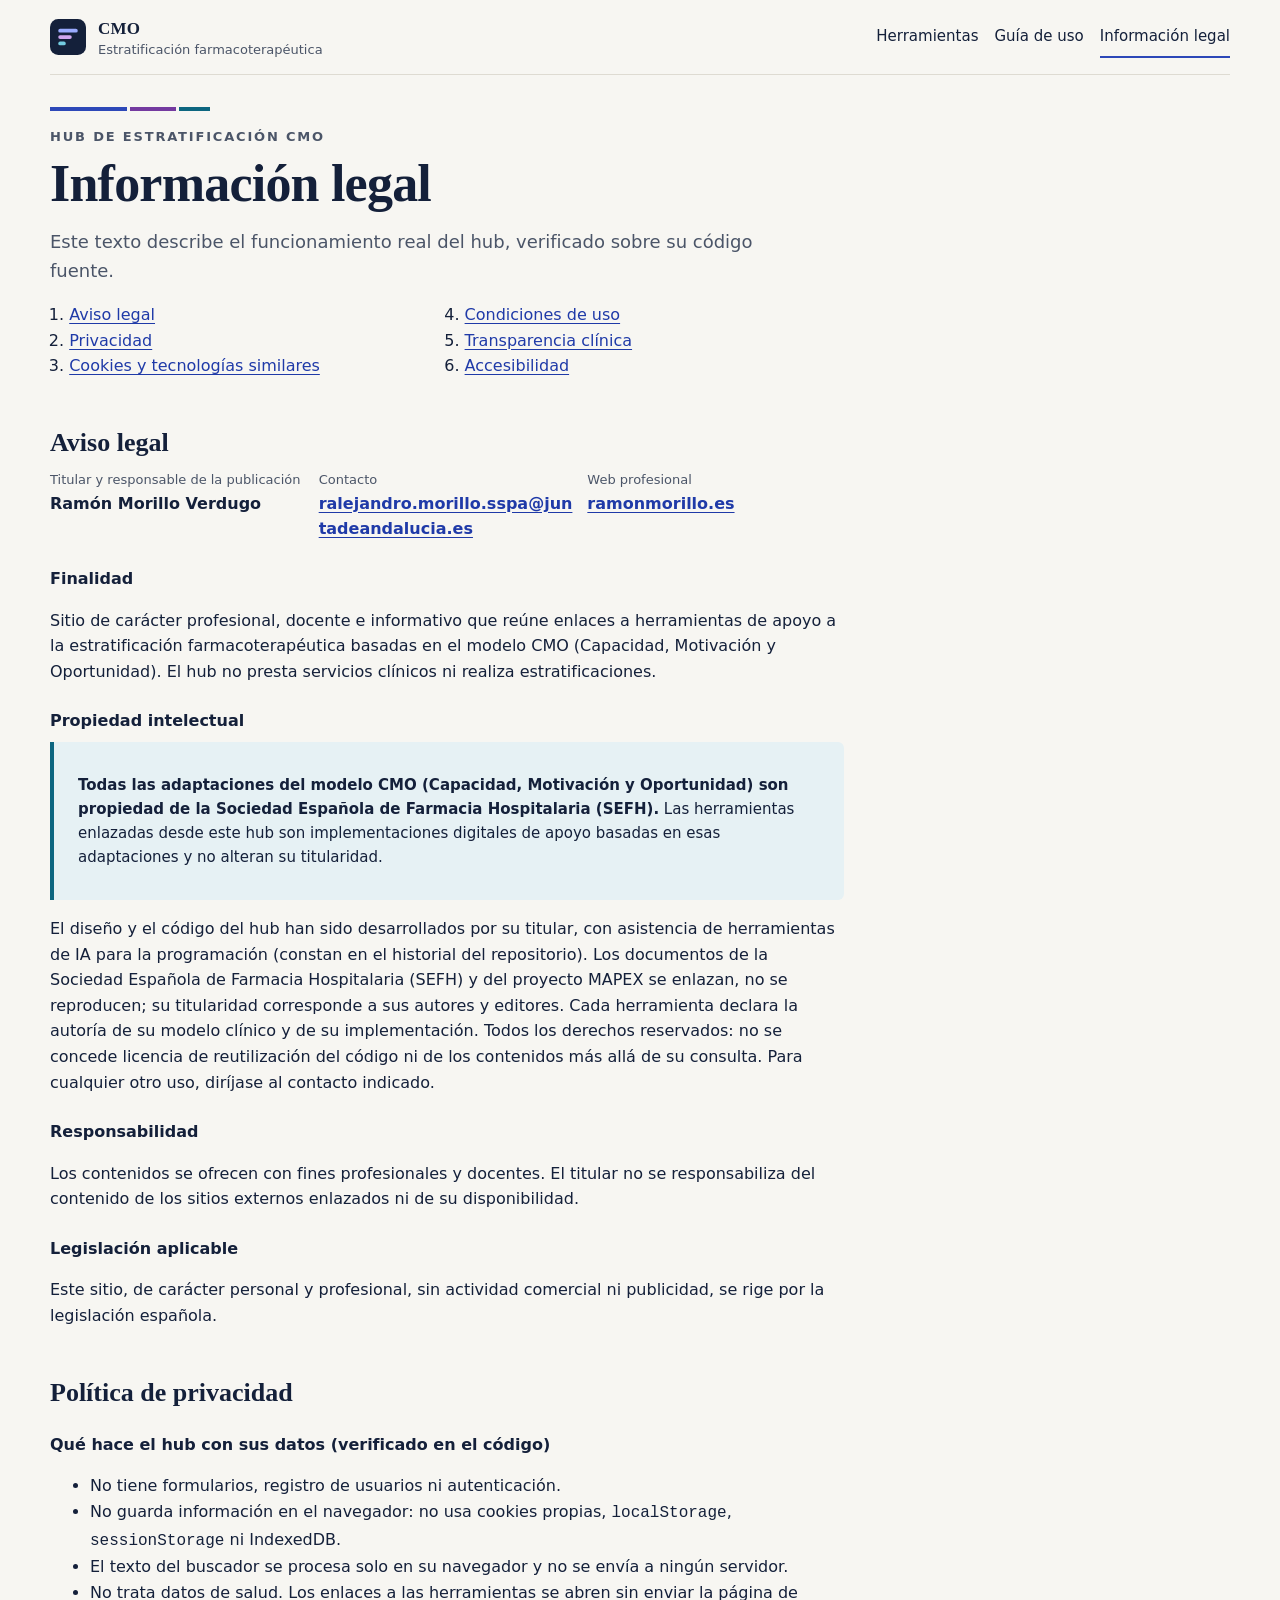
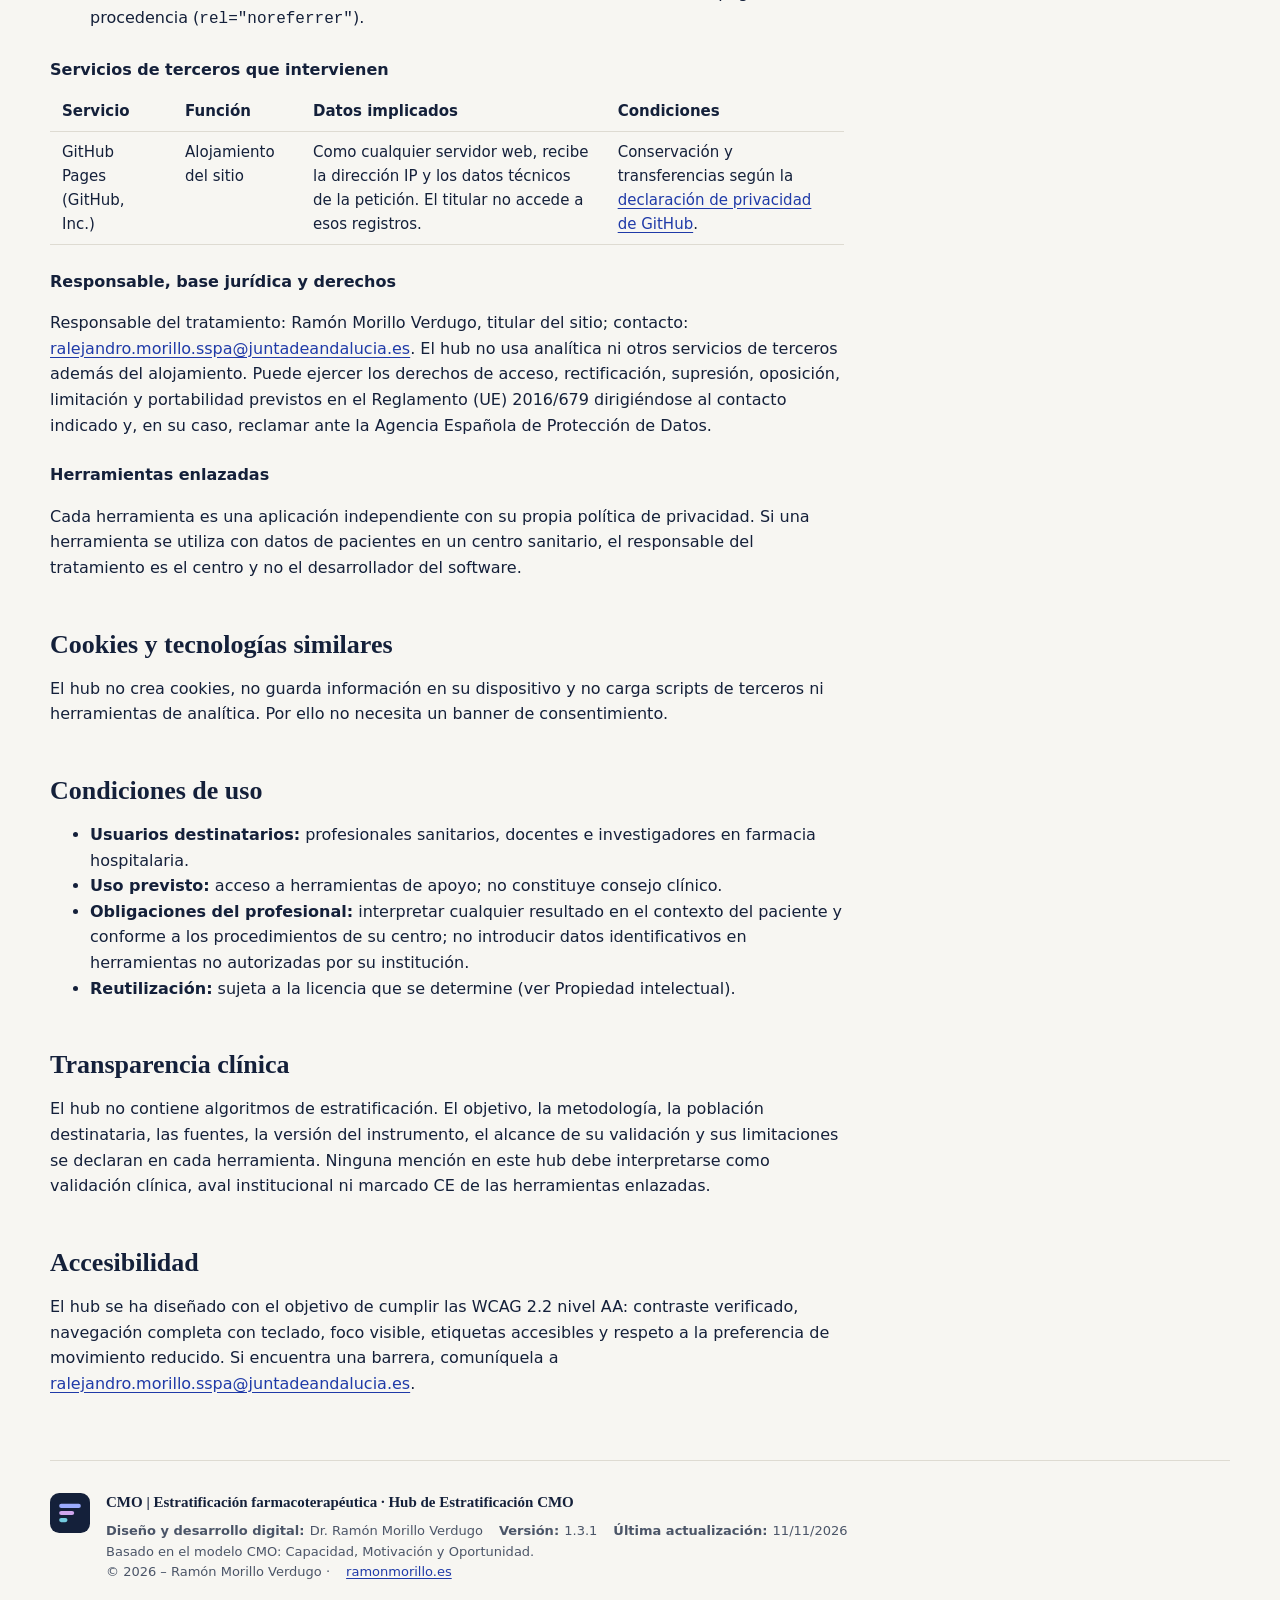
<file: legal.html>
<!DOCTYPE html>
<html lang="es">
<head>
    <meta charset="UTF-8">
    <meta name="viewport" content="width=device-width, initial-scale=1.0">
    <title>Información legal · Hub de Estratificación CMO</title>
    <meta name="description" content="Aviso legal, privacidad, cookies, condiciones de uso y accesibilidad del Hub de Estratificación CMO.">
    <meta name="theme-color" content="#14203a">
    <link rel="icon" href="cmo-design-system/assets/favicon.svg" type="image/svg+xml">
    <link rel="stylesheet" href="cmo-design-system/src/cmo-tokens.css">
    <link rel="stylesheet" href="cmo-design-system/src/cmo-components.css">
    <style>
        .legal { max-width: 78ch; }
        .legal section { padding-top: var(--cmo-space-6); scroll-margin-top: var(--cmo-space-4); }
        .legal h2 { margin-bottom: var(--cmo-space-3); }
        .legal h3 { margin: var(--cmo-space-5) 0 var(--cmo-space-2); font-size: var(--cmo-text-md); }
        .legal table { width: 100%; border-collapse: collapse; font-size: var(--cmo-text-sm); }
        .legal th, .legal td { text-align: left; vertical-align: top; padding: var(--cmo-space-2) var(--cmo-space-3); border-bottom: 1px solid var(--cmo-rule); }
        .legal .table-wrap { overflow-x: auto; }
        .pending { padding: 0 .3em; background: var(--cmo-warn-bg); color: var(--cmo-warn); font-weight: 600; border-radius: 3px; }
        .toc { columns: 2 220px; padding-left: 1.2em; }
        .legal a[href^="mailto:"] { overflow-wrap: anywhere; }
    </style>
    <script type="application/json" id="cmo-app-meta">
    {
        "schema": "cmo-app-meta/1",
        "id": "hub-estratificacion-cmo",
        "name": "Hub de Estratificación CMO",
        "appVersion": "1.3.1",
        "algorithm": null,
        "status": "released",
        "releaseDate": "2026-11-11",
        "credits": [{ "role": "Diseño y desarrollo digital", "name": "Dr. Ramón Morillo Verdugo" }],
        "website": "https://ramonmorillo.es",
        "copyright": { "year": "2026", "holders": ["Ramón Morillo Verdugo"] }
    }
    </script>
    <script type="module" src="cmo-design-system/src/cmo-author-signature.js"></script>
</head>
<body class="cmo-scope">
    <a class="cmo-skip" href="#contenido">Saltar al contenido</a>
    <div class="cmo-container">
        <header class="cmo-brandbar">
            <a class="cmo-brand" href="./" aria-label="CMO · Estratificación farmacoterapéutica, volver al hub">
                <img class="cmo-brand__mark" src="cmo-design-system/assets/cmo-mark.svg" alt="" width="36" height="36">
                <span><span class="cmo-brand__name">CMO</span><span class="cmo-brand__tagline">Estratificación farmacoterapéutica</span></span>
            </a>
            <nav class="cmo-nav" aria-label="Principal">
                <a href="./#herramientas">Herramientas</a>
                <a href="guia.html">Guía de uso</a>
                <a href="legal.html" aria-current="page">Información legal</a>
            </nav>
        </header>

        <main id="contenido" class="legal" tabindex="-1">
            <section class="cmo-hero" style="padding-bottom:0">
                <div class="cmo-strata" aria-hidden="true"><i></i><i></i><i></i></div>
                <p class="cmo-eyebrow">Hub de Estratificación CMO</p>
                <h1 class="cmo-title">Información legal</h1>
                <p class="cmo-lead">Este texto describe el funcionamiento real del hub, verificado sobre su código fuente.</p>
            </section>

            <nav aria-label="Apartados">
                <ol class="toc">
                    <li><a href="#aviso-legal">Aviso legal</a></li>
                    <li><a href="#privacidad">Privacidad</a></li>
                    <li><a href="#cookies">Cookies y tecnologías similares</a></li>
                    <li><a href="#condiciones">Condiciones de uso</a></li>
                    <li><a href="#transparencia">Transparencia clínica</a></li>
                    <li><a href="#accesibilidad">Accesibilidad</a></li>
                </ol>
            </nav>

            <section id="aviso-legal" aria-labelledby="h-aviso">
                <h2 class="cmo-h2" id="h-aviso">Aviso legal</h2>
                <dl class="cmo-summary">
                    <div><dt>Titular y responsable de la publicación</dt><dd>Ramón Morillo Verdugo</dd></div>
                    <div><dt>Contacto</dt><dd><a href="mailto:ralejandro.morillo.sspa@juntadeandalucia.es">ralejandro.morillo.sspa@juntadeandalucia.es</a></dd></div>
                    <div><dt>Web profesional</dt><dd><a href="https://ramonmorillo.es">ramonmorillo.es</a></dd></div>
                </dl>
                <h3>Finalidad</h3>
                <p>Sitio de carácter profesional, docente e informativo que reúne enlaces a herramientas de apoyo a la estratificación farmacoterapéutica basadas en el modelo CMO (Capacidad, Motivación y Oportunidad). El hub no presta servicios clínicos ni realiza estratificaciones.</p>
                <h3>Propiedad intelectual</h3>
                <div class="cmo-alert" role="note"><p><strong>Todas las adaptaciones del modelo CMO (Capacidad, Motivación y Oportunidad) son propiedad de la Sociedad Española de Farmacia Hospitalaria (SEFH).</strong> Las herramientas enlazadas desde este hub son implementaciones digitales de apoyo basadas en esas adaptaciones y no alteran su titularidad.</p></div>
                <p>El diseño y el código del hub han sido desarrollados por su titular, con asistencia de herramientas de IA para la programación (constan en el historial del repositorio). Los documentos de la Sociedad Española de Farmacia Hospitalaria (SEFH) y del proyecto MAPEX se enlazan, no se reproducen; su titularidad corresponde a sus autores y editores. Cada herramienta declara la autoría de su modelo clínico y de su implementación. Todos los derechos reservados: no se concede licencia de reutilización del código ni de los contenidos más allá de su consulta. Para cualquier otro uso, diríjase al contacto indicado.</p>
                <h3>Responsabilidad</h3>
                <p>Los contenidos se ofrecen con fines profesionales y docentes. El titular no se responsabiliza del contenido de los sitios externos enlazados ni de su disponibilidad.</p>
                <h3>Legislación aplicable</h3>
                <p>Este sitio, de carácter personal y profesional, sin actividad comercial ni publicidad, se rige por la legislación española.</p>
            </section>

            <section id="privacidad" aria-labelledby="h-priv">
                <h2 class="cmo-h2" id="h-priv">Política de privacidad</h2>
                <h3>Qué hace el hub con sus datos (verificado en el código)</h3>
                <ul>
                    <li>No tiene formularios, registro de usuarios ni autenticación.</li>
                    <li>No guarda información en el navegador: no usa cookies propias, <code>localStorage</code>, <code>sessionStorage</code> ni IndexedDB.</li>
                    <li>El texto del buscador se procesa solo en su navegador y no se envía a ningún servidor.</li>
                    <li>No trata datos de salud. Los enlaces a las herramientas se abren sin enviar la página de procedencia (<code>rel="noreferrer"</code>).</li>
                </ul>
                <h3>Servicios de terceros que intervienen</h3>
                <div class="table-wrap">
                <table>
                    <thead><tr><th scope="col">Servicio</th><th scope="col">Función</th><th scope="col">Datos implicados</th><th scope="col">Condiciones</th></tr></thead>
                    <tbody>
                        <tr><td>GitHub Pages (GitHub, Inc.)</td><td>Alojamiento del sitio</td><td>Como cualquier servidor web, recibe la dirección IP y los datos técnicos de la petición. El titular no accede a esos registros.</td><td>Conservación y transferencias según la <a href="https://docs.github.com/es/site-policy/privacy-policies/github-general-privacy-statement">declaración de privacidad de GitHub</a>.</td></tr>
                    </tbody>
                </table>
                </div>
                <h3>Responsable, base jurídica y derechos</h3>
                <p>Responsable del tratamiento: Ramón Morillo Verdugo, titular del sitio; contacto: <a href="mailto:ralejandro.morillo.sspa@juntadeandalucia.es">ralejandro.morillo.sspa@juntadeandalucia.es</a>. El hub no usa analítica ni otros servicios de terceros además del alojamiento. Puede ejercer los derechos de acceso, rectificación, supresión, oposición, limitación y portabilidad previstos en el Reglamento (UE) 2016/679 dirigiéndose al contacto indicado y, en su caso, reclamar ante la Agencia Española de Protección de Datos.</p>
                <h3>Herramientas enlazadas</h3>
                <p>Cada herramienta es una aplicación independiente con su propia política de privacidad. Si una herramienta se utiliza con datos de pacientes en un centro sanitario, el responsable del tratamiento es el centro y no el desarrollador del software.</p>
            </section>

            <section id="cookies" aria-labelledby="h-cookies">
                <h2 class="cmo-h2" id="h-cookies">Cookies y tecnologías similares</h2>
                <p>El hub no crea cookies, no guarda información en su dispositivo y no carga scripts de terceros ni herramientas de analítica. Por ello no necesita un banner de consentimiento.</p>
            </section>

            <section id="condiciones" aria-labelledby="h-cond">
                <h2 class="cmo-h2" id="h-cond">Condiciones de uso</h2>
                <ul>
                    <li><strong>Usuarios destinatarios:</strong> profesionales sanitarios, docentes e investigadores en farmacia hospitalaria.</li>
                    <li><strong>Uso previsto:</strong> acceso a herramientas de apoyo; no constituye consejo clínico.</li>
                    <li><strong>Obligaciones del profesional:</strong> interpretar cualquier resultado en el contexto del paciente y conforme a los procedimientos de su centro; no introducir datos identificativos en herramientas no autorizadas por su institución.</li>
                    <li><strong>Reutilización:</strong> sujeta a la licencia que se determine (ver Propiedad intelectual).</li>
                </ul>
            </section>

            <section id="transparencia" aria-labelledby="h-transp">
                <h2 class="cmo-h2" id="h-transp">Transparencia clínica</h2>
                <p>El hub no contiene algoritmos de estratificación. El objetivo, la metodología, la población destinataria, las fuentes, la versión del instrumento, el alcance de su validación y sus limitaciones se declaran en cada herramienta. Ninguna mención en este hub debe interpretarse como validación clínica, aval institucional ni marcado CE de las herramientas enlazadas.</p>
            </section>

            <section id="accesibilidad" aria-labelledby="h-acc">
                <h2 class="cmo-h2" id="h-acc">Accesibilidad</h2>
                <p>El hub se ha diseñado con el objetivo de cumplir las WCAG 2.2 nivel AA: contraste verificado, navegación completa con teclado, foco visible, etiquetas accesibles y respeto a la preferencia de movimiento reducido. Si encuentra una barrera, comuníquela a <a href="mailto:ralejandro.morillo.sspa@juntadeandalucia.es">ralejandro.morillo.sspa@juntadeandalucia.es</a>.</p>
            </section>
        </main>

        <footer class="cmo-footer">
            <cmo-author-signature meta="cmo-app-meta" variant="compact">
                <p>Dr. Ramón Morillo Verdugo · <a href="https://ramonmorillo.es">ramonmorillo.es</a></p>
            </cmo-author-signature>
        </footer>
    </div>
</body>
</html>
</file>
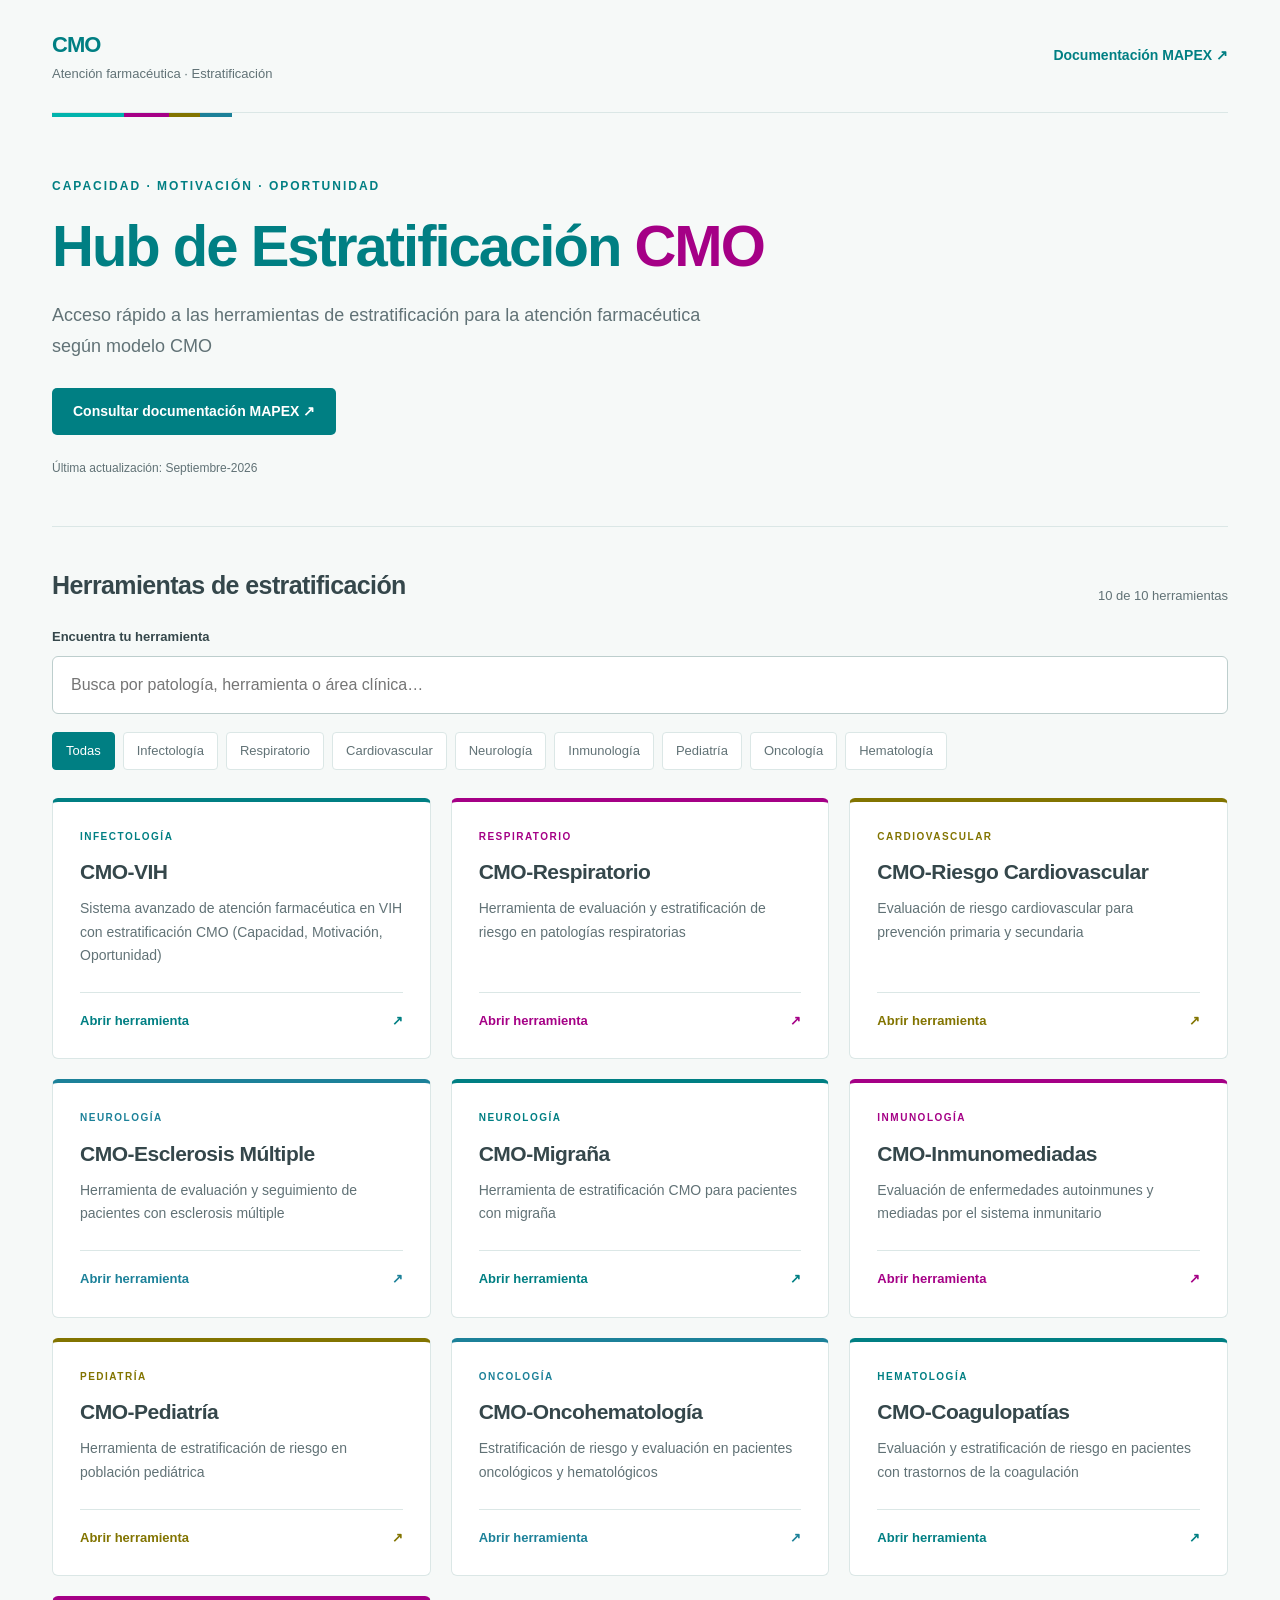
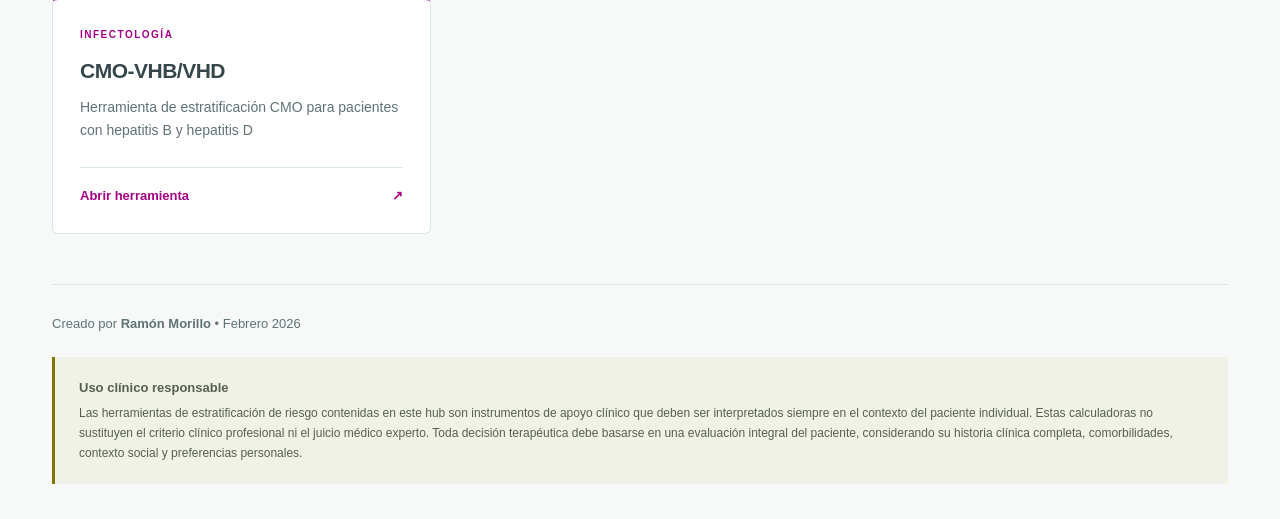
<file: tests/fixtures/index.baseline-9369b30.html>
<!DOCTYPE html>
<html lang="es">
<head>
    <meta charset="UTF-8">
    <meta name="viewport" content="width=device-width, initial-scale=1.0">
    <title>Hub de Estratificación CMO - Acceso Rápido</title>
    <style>
*{box-sizing:border-box;margin:0;padding:0}
:root{--teal:#007f83;--bright:#00b4ad;--magenta:#a50086;--olive:#827400;--blue:#1c8199;--ink:#35474b;--muted:#617276;--line:#dbe7e6}
body{font:16px/1.65 Arial,Helvetica,sans-serif;color:var(--ink);background:#f6f9f8}
a{color:var(--teal)}button,input{font:inherit}
a:focus-visible,button:focus-visible,input:focus-visible{outline:3px solid var(--magenta);outline-offset:4px}
.container{max-width:1240px;margin:auto;padding:0 32px}
.brandbar{display:flex;align-items:center;justify-content:space-between;gap:20px;padding:27px 0;border-bottom:1px solid var(--line)}
.brand{font-size:22px;font-weight:700;letter-spacing:-1px;color:var(--teal)}.brand span{font-weight:400;color:var(--muted);font-size:13px;letter-spacing:0;display:block}
.brandbar>a{text-decoration:none;font-size:14px;font-weight:700}
header{position:relative;padding:64px 0 46px;border-bottom:1px solid var(--line)}
header:before{content:'';position:absolute;top:0;left:0;height:4px;width:180px;background:linear-gradient(90deg,var(--bright) 0 40%,var(--magenta) 40% 65%,var(--olive) 65% 82%,var(--blue) 82%)}
.eyebrow{text-transform:uppercase;letter-spacing:2px;font-size:12px;font-weight:700;color:var(--teal);margin-bottom:17px}
h1{font-size:clamp(34px,5vw,58px);line-height:1.12;letter-spacing:-2px;color:var(--teal);max-width:780px;margin-bottom:22px}h1 span{color:var(--magenta)}
.subtitle{max-width:700px;color:var(--muted);font-size:18px;line-height:1.7}
.mapex-link{display:inline-flex;margin-top:26px;padding:12px 21px;background:var(--teal);color:white;text-decoration:none;font-size:14px;font-weight:700;border-radius:5px}
.mapex-link:hover{background:#00696d}.hub-meta{margin-top:19px}.meta-pill{font-size:12px;color:var(--muted)}
.catalog-heading{display:flex;align-items:end;justify-content:space-between;gap:20px;margin:38px 0 20px}h2{font-size:25px;letter-spacing:-.6px}.result-count{font-size:13px;color:var(--muted)}
.search-box{margin-bottom:18px}.search-box input{width:100%;padding:15px 18px;border:1px solid #bdcecd;border-radius:6px;background:white;color:var(--ink)}.search-box label{display:block;font-size:13px;font-weight:700;margin-bottom:8px}
.categories{display:flex;gap:8px;flex-wrap:wrap;margin-bottom:28px}
.category-tag{padding:7px 13px;border:1px solid var(--line);background:white;border-radius:4px;color:var(--muted);font-size:13px;cursor:pointer}.category-tag:hover{border-color:var(--teal);color:var(--teal)}.category-tag.active{background:var(--teal);color:white;border-color:var(--teal)}
.artifacts-grid{display:grid;grid-template-columns:repeat(3,minmax(0,1fr));gap:20px}
.artifact-card{--card:var(--teal);display:flex;flex-direction:column;padding:27px;background:white;border:1px solid var(--line);border-top:4px solid var(--card);border-radius:6px;transition:box-shadow .2s,transform .2s}
.artifact-card:nth-child(4n+2){--card:var(--magenta)}.artifact-card:nth-child(4n+3){--card:var(--olive)}.artifact-card:nth-child(4n+4){--card:var(--blue)}
.artifact-card:hover{transform:translateY(-3px);box-shadow:0 10px 24px #254c4a10}
.artifact-header{display:flex;flex-direction:column-reverse;gap:13px;margin-bottom:12px}
.artifact-category{font-size:10px;font-weight:700;text-transform:uppercase;letter-spacing:1.5px;color:var(--card)}
.artifact-title{font-size:21px;line-height:1.3;letter-spacing:-.5px;color:var(--ink)}
.artifact-description{font-size:14px;color:var(--muted);margin-bottom:25px}
.artifact-link{margin-top:auto;border-top:1px solid var(--line);padding-top:17px;color:var(--card);text-decoration:none;font-size:13px;font-weight:700;display:flex;justify-content:space-between}.artifact-link:hover{text-decoration:underline}
.empty-state{grid-column:1/-1;text-align:center;padding:55px 15px;background:white;border:1px solid var(--line);border-radius:6px}.empty-state-icon{display:none}.empty-state p{color:var(--muted)}
footer{margin-top:50px;border-top:1px solid var(--line);padding:28px 0 35px}.credits{font-size:13px;color:var(--muted)}
.disclaimer{margin-top:22px;padding:20px 24px;background:#f0f2e8;border-left:3px solid var(--olive);font-size:12px;color:#57604d}.disclaimer strong{display:block;font-size:13px;margin-bottom:6px}
@media(max-width:900px){.artifacts-grid{grid-template-columns:repeat(2,minmax(0,1fr))}}
@media(max-width:580px){.container{padding:0 20px}.brandbar{align-items:start}.brandbar>a{font-size:12px}.brand{font-size:19px}header{padding:40px 0 30px}h1{letter-spacing:-1px}.subtitle{font-size:16px}.artifacts-grid{grid-template-columns:1fr}.catalog-heading{align-items:start;flex-direction:column;gap:4px}.artifact-card{padding:23px}}
@media(prefers-reduced-motion:reduce){*{transition:none!important}}
</style>
<!-- Cloudflare Web Analytics --><script type='module' src='https://static.cloudflareinsights.com/beacon.min.js' data-cf-beacon='{"token": "5a04dad56e064c7ab68ffed70d23e732"}'></script><!-- End Cloudflare Web Analytics -->
</head>
<body>
    <div class="container">
        <div class="brandbar"><div class="brand">CMO<span>Atención farmacéutica · Estratificación</span></div><a href="https://www.sefh.es/mapex/documentacion.php" target="_blank" rel="noopener noreferrer">Documentación MAPEX ↗</a></div><header><p class="eyebrow">Capacidad · Motivación · Oportunidad</p>
            <h1>Hub de Estratificación <span>CMO</span></h1>
            <p class="subtitle">Acceso rápido a las herramientas de estratificación para la atención farmacéutica según modelo CMO</p>
            <a href="https://www.sefh.es/mapex/documentacion.php" target="_blank" rel="noopener noreferrer" class="mapex-link">
                Consultar documentación MAPEX ↗
            </a>
            <div class="hub-meta" aria-label="Información del hub">
                <span class="meta-pill">Última actualización: Septiembre-2026</span>
            </div>
        </header>

        <main><div class="catalog-heading"><h2>Herramientas de estratificación</h2><p class="result-count" id="resultCount" role="status" aria-live="polite"></p></div><div class="search-box"><label for="searchInput">Encuentra tu herramienta</label>
            <input type="text" id="searchInput" placeholder="Busca por patología, herramienta o área clínica…">
        </div>

        <div class="categories" id="categories">
            <div class="category-tag active" data-category="all">Todas</div>
        </div>

        <div class="artifacts-grid" id="artifactsGrid"></div>

        </main><footer>
            <div class="credits">
                Creado por <strong>Ramón Morillo</strong> • Febrero 2026
            </div>
            
            <div class="disclaimer">
                <strong>Uso clínico responsable</strong>
                Las herramientas de estratificación de riesgo contenidas en este hub son instrumentos de apoyo clínico que deben ser interpretados siempre en el contexto del paciente individual. Estas calculadoras no sustituyen el criterio clínico profesional ni el juicio médico experto. Toda decisión terapéutica debe basarse en una evaluación integral del paciente, considerando su historia clínica completa, comorbilidades, contexto social y preferencias personales.
            </div>
        </footer>
    </div>

    <script>
        const artifacts = [
            {
                name: "CMO-VIH",
                category: "infectologia",
                description: "Sistema avanzado de atención farmacéutica en VIH con estratificación CMO (Capacidad, Motivación, Oportunidad)",
                url: "https://ramonmorillo.github.io/cmo-vih-app/"
            },
            {
                name: "CMO-Respiratorio",
                category: "respiratorio",
                description: "Herramienta de evaluación y estratificación de riesgo en patologías respiratorias",
                url: "https://ramonmorillo.github.io/cmorespiratorio/"
            },
            {
                name: "CMO-Riesgo Cardiovascular",
                category: "cardiovascular",
                description: "Evaluación de riesgo cardiovascular para prevención primaria y secundaria",
                url: "https://ramonmorillo.github.io/cmoriesgocardiovascular/"
            },
            {
                name: "CMO-Esclerosis Múltiple",
                category: "neurologico",
                description: "Herramienta de evaluación y seguimiento de pacientes con esclerosis múltiple",
                url: "https://ramonmorillo.github.io/estratificacionEM/"
            },
            {
                name: "CMO-Migraña",
                category: "neurologico",
                description: "Herramienta de estratificación CMO para pacientes con migraña",
                url: "https://ramonmorillo.github.io/estratificacionmigrana/"
            },
            {
                name: "CMO-Inmunomediadas",
                category: "inmunologico",
                description: "Evaluación de enfermedades autoinmunes y mediadas por el sistema inmunitario",
                url: "https://ramonmorillo.github.io/cmoinmunomediadas/"
            },
            {
                name: "CMO-Pediatría",
                category: "pediatrico",
                description: "Herramienta de estratificación de riesgo en población pediátrica",
                url: "https://ramonmorillo.github.io/cmopediatria/"
            },
            {
                name: "CMO-Oncohematología",
                category: "oncologico",
                description: "Estratificación de riesgo y evaluación en pacientes oncológicos y hematológicos",
                url: "https://ramonmorillo.github.io/cmoncologia/"
            },
            {
                name: "CMO-Coagulopatías",
                category: "hematologico",
                description: "Evaluación y estratificación de riesgo en pacientes con trastornos de la coagulación",
                url: "https://ramonmorillo.github.io/cmocoagulopatias/"
            },
            {
                name: "CMO-VHB/VHD",
                category: "infectologia",
                description: "Herramienta de estratificación CMO para pacientes con hepatitis B y hepatitis D",
                url: "https://ramonmorillo.github.io/cmo-vhb-vhd/"
            }
        ];

        const categoryLabels = {all:'Todas',infectologia:'Infectología',respiratorio:'Respiratorio',cardiovascular:'Cardiovascular',neurologico:'Neurología',inmunologico:'Inmunología',pediatrico:'Pediatría',oncologico:'Oncología',hematologico:'Hematología'};
        const normalize = value => value.normalize('NFD').replace(/[\u0300-\u036f]/g, '').toLowerCase();
        let currentFilter = 'all';
        function renderArtifacts() {
            const grid = document.getElementById('artifactsGrid');
            const searchTerm = normalize(document.getElementById('searchInput').value);
            
            let filtered = artifacts.filter(a => {
                const matchesCategory = currentFilter === 'all' || a.category === currentFilter;
                const matchesSearch = normalize(a.name).includes(searchTerm) || 
                                     normalize(a.description).includes(searchTerm) ||
                                     normalize(categoryLabels[a.category]).includes(searchTerm);
                return matchesCategory && matchesSearch;
            });

            document.getElementById('resultCount').textContent = filtered.length + ' de ' + artifacts.length + ' herramientas';
            if (filtered.length === 0) {
                grid.innerHTML = `
                    <div class="empty-state">
                        <div class="empty-state-icon">🔍</div>
                        <h3>No se encontraron resultados</h3>
                        <p>Intenta con otros términos de búsqueda</p>
                    </div>
                `;
                return;
            }

            grid.innerHTML = filtered.map(artifact => `
                <div class="artifact-card">
                    <div class="artifact-header">
                        <h3 class="artifact-title">${artifact.name}</h3>
                        <span class="artifact-category">${categoryLabels[artifact.category]}</span>
                    </div>
                    <div class="artifact-description">${artifact.description}</div>
                    <a href="${artifact.url}" target="_blank" rel="noopener noreferrer" class="artifact-link">
                        Abrir herramienta <span aria-hidden="true">↗</span>
                    </a>
                </div>
            `).join('');
        }

        function renderCategories() {
            const categoriesDiv = document.getElementById('categories');
            const categories = ['all', ...new Set(artifacts.map(a => a.category))];
            
            categoriesDiv.innerHTML = categories.map(cat => `
                <button type="button" aria-pressed="${cat === currentFilter}" class="category-tag ${cat === currentFilter ? 'active' : ''}" 
                     data-category="${cat}"
                     onclick="filterByCategory('${cat}')">
                    ${categoryLabels[cat]}
                </button>
            `).join('');
        }

        function filterByCategory(category) {
            currentFilter = category;
            renderCategories();
            renderArtifacts();
        }

        // Event listeners
        document.getElementById('searchInput').addEventListener('input', renderArtifacts);

        // Initialize
        renderCategories();
        renderArtifacts();
    </script>
</body>
</html>
</file>
<file: cmo-design-system/src/cmo-tokens.css>
/*!
 * CMO Design System — tokens  ·  v0.2.0
 * Dirección creativa «Estratos». Sin dependencias, sin fuentes externas.
 * Ratios de contraste verificados: ver docs/CMO-DESIGN-SYSTEM.md §2.
 * REGLA: los tokens --cmo-level-* son los ÚNICOS colores permitidos para
 * resultados de estratificación. Marca y submarca nunca se usan en resultados.
 */
@layer cmo.tokens {
  :root {
    /* Neutros: tinta y papel */
    --cmo-ink: #14203a;
    --cmo-ink-muted: #4b5568;
    --cmo-paper: #f7f6f2;
    --cmo-surface: #ffffff;
    --cmo-surface-sunk: #efeee8;
    --cmo-rule: #dedbd2;          /* separadores decorativos (no informativos) */
    --cmo-control-border: #7b8495; /* ≥3:1 sobre blanco y papel (WCAG 1.4.11) */

    /* Marca: tríada CMO (solo identidad, nunca estados clínicos) */
    --cmo-c: #2d48b8;  /* Capacidad   · cobalto  */
    --cmo-m: #743aa0;  /* Motivación  · violeta  */
    --cmo-o: #0d6680;  /* Oportunidad · petróleo */
    --cmo-brand: var(--cmo-c);
    --cmo-brand-strong: #1f3aa8;
    --cmo-brand-soft: #eef1fb;   /* fondos suaves de marca; brand-strong sobre él: 8,35:1 */
    --cmo-focus: #1f3aa8;

    /* Submarca: cada herramienta redefine solo este token (ver tabla en docs) */
    --cmo-accent: var(--cmo-brand);

    /* Semántica de estratificación: orden 1 = máxima prioridad/complejidad.
       El TEXTO del nivel lo aporta siempre la herramienta (Nivel/Prioridad). */
    --cmo-level-1: #a3241a; --cmo-level-1-bg: #fbecea;
    --cmo-level-2: #93500a; --cmo-level-2-bg: #fdf1e2;
    --cmo-level-3: #1e6b45; --cmo-level-3-bg: #e8f3ec;
    --cmo-info: #0d6680;    --cmo-info-bg: #e6f1f4;
    --cmo-warn: #93500a;    --cmo-warn-bg: #fdf1e2;
    --cmo-error: #a3241a;   --cmo-error-bg: #fbecea;

    /* Tipografía: pilas de sistema (privacidad: sin peticiones a terceros) */
    --cmo-font-sans: system-ui, -apple-system, "Segoe UI", Roboto, "Helvetica Neue", Arial, sans-serif;
    --cmo-font-serif: "Iowan Old Style", Charter, "Palatino Linotype", Palatino, Georgia, "Times New Roman", serif;
    --cmo-font-mono: ui-monospace, "SF Mono", Menlo, Consolas, monospace;
    --cmo-text-xs: .8125rem; --cmo-text-sm: .9375rem; --cmo-text-md: 1rem;
    --cmo-text-lg: 1.25rem; --cmo-text-xl: 1.625rem; --cmo-text-2xl: clamp(2rem, 4.5vw, 3.25rem);
    --cmo-leading: 1.6;

    /* Espaciado (base 4 px) */
    --cmo-space-1: 4px; --cmo-space-2: 8px; --cmo-space-3: 12px; --cmo-space-4: 16px;
    --cmo-space-5: 24px; --cmo-space-6: 32px; --cmo-space-7: 48px; --cmo-space-8: 64px;

    /* Forma */
    --cmo-radius-sm: 6px; --cmo-radius-md: 10px; --cmo-radius-pill: 999px;
    --cmo-shadow-1: 0 1px 2px #14203a14, 0 1px 1px #14203a0a;
    --cmo-shadow-2: 0 8px 24px #14203a17;
    --cmo-container: 1180px;
    --cmo-gutter: 16px;
  }
  @media (min-width: 720px) { :root { --cmo-gutter: 32px; } }
}
</file>
<file: cmo-design-system/src/cmo-components.css>
/*!
 * CMO Design System — componentes  ·  v0.2.0
 * Todo vive en @layer cmo: los estilos propios de cada herramienta (sin capa)
 * prevalecen siempre. Ninguna regla usa !important ni selectores de elementos
 * clínicos existentes: solo clases .cmo-* añadidas explícitamente.
 */
@layer cmo.base, cmo.components;

@layer cmo.base {
  .cmo-scope, .cmo-scope * { box-sizing: border-box; }
  .cmo-scope {
    margin: 0; color: var(--cmo-ink); background: var(--cmo-paper);
    font: var(--cmo-text-md)/var(--cmo-leading) var(--cmo-font-sans);
    -webkit-text-size-adjust: 100%;
  }
  .cmo-scope :where(a) { color: var(--cmo-brand-strong); text-underline-offset: .18em; }
  .cmo-scope :where(a, button, input, select, textarea, summary, [tabindex]):focus-visible {
    outline: 3px solid var(--cmo-focus); outline-offset: 2px; border-radius: 2px;
  }
  .cmo-skip { position: absolute; left: -9999px; top: 0; z-index: 10; padding: var(--cmo-space-3) var(--cmo-space-4);
    background: var(--cmo-ink); color: #fff; }
  .cmo-skip:focus { left: var(--cmo-space-4); top: var(--cmo-space-4); }
  .cmo-visually-hidden { position: absolute !important; width: 1px; height: 1px; overflow: hidden; clip: rect(0 0 0 0); white-space: nowrap; }
  @media (prefers-reduced-motion: reduce) {
    .cmo-scope *, .cmo-scope *::before, .cmo-scope *::after { animation: none !important; transition: none !important; scroll-behavior: auto !important; }
  }
}

@layer cmo.components {
  /* Contenedor */
  .cmo-container { width: min(var(--cmo-container), 100% - 2 * var(--cmo-gutter)); margin-inline: auto; }

  /* Marca y cabecera */
  .cmo-brandbar { display: flex; align-items: center; justify-content: space-between; gap: var(--cmo-space-4);
    padding-block: var(--cmo-space-4); border-bottom: 1px solid var(--cmo-rule); }
  .cmo-brand { display: inline-flex; align-items: center; gap: var(--cmo-space-3); color: var(--cmo-ink); text-decoration: none; }
  .cmo-brand__mark { width: 36px; height: 36px; flex: none; }
  .cmo-brand__name { font: 700 1.0625rem/1.15 var(--cmo-font-serif); letter-spacing: .01em; }
  .cmo-brand__tagline { display: block; font: 400 var(--cmo-text-xs)/1.3 var(--cmo-font-sans); color: var(--cmo-ink-muted); }
  .cmo-nav { display: flex; flex-wrap: wrap; gap: var(--cmo-space-1) var(--cmo-space-4); font-size: var(--cmo-text-sm); }
  .cmo-nav a { color: var(--cmo-ink); text-decoration: none; padding: var(--cmo-space-2) 0; border-bottom: 2px solid transparent; }
  .cmo-nav a:hover, .cmo-nav a[aria-current="page"] { border-bottom-color: var(--cmo-accent); }

  /* Franja de estratos: firma gráfica (decorativa) */
  .cmo-strata { display: grid; grid-template-columns: 5fr 3fr 2fr; gap: 3px; width: 160px; height: 4px; }
  .cmo-strata > i { background: var(--cmo-c); } .cmo-strata > i + i { background: var(--cmo-m); } .cmo-strata > i + i + i { background: var(--cmo-o); }

  .cmo-hero { padding-block: var(--cmo-space-7) var(--cmo-space-6); }
  .cmo-eyebrow { margin: var(--cmo-space-4) 0 var(--cmo-space-2); font-size: var(--cmo-text-xs); font-weight: 700; letter-spacing: .14em;
    text-transform: uppercase; color: var(--cmo-ink-muted); }
  .cmo-title { margin: 0 0 var(--cmo-space-4); font: 600 var(--cmo-text-2xl)/1.08 var(--cmo-font-serif); letter-spacing: -.015em; max-width: 22ch; }
  .cmo-lead { margin: 0; max-width: 62ch; font-size: 1.125rem; color: var(--cmo-ink-muted); }
  .cmo-h2 { margin: 0; font: 600 var(--cmo-text-xl)/1.2 var(--cmo-font-serif); }
  .cmo-h3 { margin: 0; font: 600 var(--cmo-text-lg)/1.3 var(--cmo-font-serif); }

  /* Botones */
  .cmo-btn { display: inline-flex; align-items: center; justify-content: center; gap: var(--cmo-space-2); min-height: 44px;
    padding: var(--cmo-space-2) var(--cmo-space-5); border: 1px solid var(--cmo-brand-strong); border-radius: var(--cmo-radius-sm);
    background: var(--cmo-brand-strong); color: #fff; font: 600 var(--cmo-text-sm)/1.2 var(--cmo-font-sans); text-decoration: none; cursor: pointer; }
  .cmo-btn:hover { background: var(--cmo-ink); border-color: var(--cmo-ink); }
  .cmo-btn--secondary { background: var(--cmo-surface); color: var(--cmo-brand-strong); }
  .cmo-btn--secondary:hover { background: var(--cmo-surface-sunk); color: var(--cmo-ink); }
  .cmo-btn--ghost { background: transparent; border-color: transparent; color: var(--cmo-brand-strong); }
  .cmo-btn:disabled, .cmo-btn[aria-disabled="true"] { opacity: .55; cursor: not-allowed; }

  /* Formularios */
  .cmo-field { display: grid; gap: var(--cmo-space-2); margin-bottom: var(--cmo-space-4); }
  .cmo-label { font-weight: 700; font-size: var(--cmo-text-sm); }
  .cmo-hint { font-size: var(--cmo-text-xs); color: var(--cmo-ink-muted); }
  .cmo-input, .cmo-select, .cmo-textarea { width: 100%; min-height: 44px; padding: var(--cmo-space-3) var(--cmo-space-4);
    border: 1px solid var(--cmo-control-border); border-radius: var(--cmo-radius-sm); background: var(--cmo-surface);
    color: var(--cmo-ink); font: inherit; }
  .cmo-input[aria-invalid="true"], .cmo-select[aria-invalid="true"] { border: 2px solid var(--cmo-error); }
  .cmo-error-text { font-size: var(--cmo-text-xs); font-weight: 600; color: var(--cmo-error); }
  .cmo-error-text::before { content: "⚠ "; }

  /* Etiquetas / filtros (estado por aria-pressed, no solo color) */
  .cmo-chips { display: flex; flex-wrap: wrap; gap: var(--cmo-space-2); }
  .cmo-chip { min-height: 36px; padding: var(--cmo-space-1) var(--cmo-space-4); border: 1px solid var(--cmo-control-border);
    border-radius: var(--cmo-radius-pill); background: var(--cmo-surface); color: var(--cmo-ink); font: 500 var(--cmo-text-xs)/1 var(--cmo-font-sans); cursor: pointer; }
  .cmo-chip:hover { border-color: var(--cmo-ink); }
  .cmo-chip[aria-pressed="true"] { background: var(--cmo-ink); border-color: var(--cmo-ink); color: #fff; }
  .cmo-chip[aria-pressed="true"]::before { content: "✓ "; }

  /* Tarjetas */
  .cmo-card { position: relative; display: flex; flex-direction: column; gap: var(--cmo-space-3); padding: var(--cmo-space-5);
    background: var(--cmo-surface); border: 1px solid var(--cmo-rule); border-radius: var(--cmo-radius-md); box-shadow: var(--cmo-shadow-1); }
  .cmo-card--tool { border-top: 3px solid var(--cmo-accent); transition: box-shadow .15s ease, transform .15s ease; }
  .cmo-card--tool:hover, .cmo-card--tool:focus-within { box-shadow: var(--cmo-shadow-2); transform: translateY(-2px); }
  .cmo-card__kicker { margin: 0; font-size: var(--cmo-text-xs); font-weight: 700; letter-spacing: .08em; text-transform: uppercase; color: var(--cmo-accent); }
  .cmo-card__text { margin: 0; font-size: var(--cmo-text-sm); color: var(--cmo-ink-muted); }
  .cmo-card__action { margin-top: auto; padding-top: var(--cmo-space-3); border-top: 1px solid var(--cmo-rule); font-weight: 700; font-size: var(--cmo-text-sm);
    color: var(--cmo-brand-strong); text-decoration: none; }
  .cmo-card__action::after { content: ""; position: absolute; inset: 0; border-radius: inherit; } /* tarjeta entera clicable */
  .cmo-card__action:hover { text-decoration: underline; }
  .cmo-grid { display: grid; gap: var(--cmo-space-5); grid-template-columns: repeat(auto-fill, minmax(min(100%, 300px), 1fr)); }

  /* Alertas */
  .cmo-alert { display: grid; gap: var(--cmo-space-1); padding: var(--cmo-space-4) var(--cmo-space-5); border-left: 4px solid var(--cmo-info);
    background: var(--cmo-info-bg); border-radius: 0 var(--cmo-radius-sm) var(--cmo-radius-sm) 0; font-size: var(--cmo-text-sm); }
  .cmo-alert--warn { border-color: var(--cmo-warn); background: var(--cmo-warn-bg); }
  .cmo-alert--error { border-color: var(--cmo-error); background: var(--cmo-error-bg); }
  .cmo-alert__title { margin: 0; font-weight: 700; }

  /* Nivel de estratificación: color + marcadores ●●● + texto aportado por la app */
  .cmo-level { display: inline-flex; align-items: center; gap: var(--cmo-space-2); padding: var(--cmo-space-2) var(--cmo-space-4);
    border: 2px solid currentColor; border-radius: var(--cmo-radius-sm); font-weight: 700; }
  .cmo-level::before { font-size: .75em; letter-spacing: .15em; }
  .cmo-level[data-level="1"] { color: var(--cmo-level-1); background: var(--cmo-level-1-bg); }
  .cmo-level[data-level="1"]::before { content: "●●●"; }
  .cmo-level[data-level="2"] { color: var(--cmo-level-2); background: var(--cmo-level-2-bg); }
  .cmo-level[data-level="2"]::before { content: "●●○"; }
  .cmo-level[data-level="3"] { color: var(--cmo-level-3); background: var(--cmo-level-3-bg); }
  .cmo-level[data-level="3"]::before { content: "●○○"; }

  /* Puntuación: valor numérico siempre visible; la barra es redundante */
  .cmo-score { display: grid; gap: var(--cmo-space-1); }
  .cmo-score__value { font: 700 var(--cmo-text-xl)/1 var(--cmo-font-sans); font-variant-numeric: tabular-nums; }
  .cmo-score meter { width: 100%; height: 10px; }

  /* Explicación clínica / ayuda contextual */
  .cmo-explain { border: 1px solid var(--cmo-rule); border-radius: var(--cmo-radius-sm); background: var(--cmo-surface); }
  .cmo-explain > summary { padding: var(--cmo-space-3) var(--cmo-space-4); font-weight: 600; cursor: pointer; }
  .cmo-explain > :not(summary) { margin: 0; padding: 0 var(--cmo-space-4) var(--cmo-space-4); font-size: var(--cmo-text-sm); }

  /* Resumen del paciente */
  .cmo-summary { display: grid; grid-template-columns: repeat(auto-fit, minmax(160px, 1fr)); gap: var(--cmo-space-3); margin: 0; }
  .cmo-summary dt { font-size: var(--cmo-text-xs); color: var(--cmo-ink-muted); }
  .cmo-summary dd { margin: 0; font-weight: 600; }

  /* Estados vacío / carga */
  .cmo-empty { grid-column: 1 / -1; padding: var(--cmo-space-7) var(--cmo-space-4); text-align: center; border: 1px dashed var(--cmo-control-border);
    border-radius: var(--cmo-radius-md); background: var(--cmo-surface); }
  .cmo-empty p { margin: var(--cmo-space-2) 0 0; color: var(--cmo-ink-muted); }
  .cmo-loading { display: inline-flex; align-items: center; gap: var(--cmo-space-2); color: var(--cmo-ink-muted); }
  .cmo-loading::before { content: ""; width: 1em; height: 1em; border: 2px solid currentColor; border-right-color: transparent; border-radius: 50%;
    animation: cmo-spin .8s linear infinite; }
  @keyframes cmo-spin { to { transform: rotate(360deg); } }

  /* Modal (elemento <dialog> nativo: foco y Esc gestionados por el navegador) */
  .cmo-modal { max-width: min(560px, 100% - 2 * var(--cmo-gutter)); padding: var(--cmo-space-6); border: 0; border-radius: var(--cmo-radius-md);
    box-shadow: var(--cmo-shadow-2); color: var(--cmo-ink); }
  .cmo-modal::backdrop { background: #14203a8c; }

  /* Pie, legal y firma */
  .cmo-footer { margin-top: var(--cmo-space-8); padding-block: var(--cmo-space-6) var(--cmo-space-7); border-top: 1px solid var(--cmo-rule);
    font-size: var(--cmo-text-sm); color: var(--cmo-ink-muted); }
  .cmo-footer__grid { display: grid; gap: var(--cmo-space-6); grid-template-columns: repeat(auto-fit, minmax(min(100%, 280px), 1fr)); }
  .cmo-legal-links { display: flex; flex-wrap: wrap; gap: var(--cmo-space-2) var(--cmo-space-4); margin: 0; padding: 0; list-style: none; }
  .cmo-legal-links a { color: var(--cmo-ink); }
  .cmo-disclaimer { padding: var(--cmo-space-4) var(--cmo-space-5); background: var(--cmo-surface-sunk); border-radius: var(--cmo-radius-sm); font-size: var(--cmo-text-xs); }
  .cmo-disclaimer strong { display: block; margin-bottom: var(--cmo-space-1); color: var(--cmo-ink); font-size: var(--cmo-text-sm); }

  cmo-author-signature { display: block; }
  .cmo-signature { display: grid; grid-template-columns: auto 1fr; gap: var(--cmo-space-2) var(--cmo-space-4); align-items: start; color: var(--cmo-ink-muted); }
  .cmo-signature__mark { width: 40px; height: 40px; grid-row: span 2; }
  .cmo-signature__product { margin: 0; font: 600 var(--cmo-text-sm)/1.3 var(--cmo-font-serif); color: var(--cmo-ink); }
  .cmo-signature__rows { display: grid; gap: 2px; margin: 0; font-size: var(--cmo-text-xs); }
  .cmo-signature__rows div { display: flex; flex-wrap: wrap; gap: 0 .4em; }
  .cmo-signature__rows dt { font-weight: 600; } .cmo-signature__rows dt::after { content: ":"; }
  .cmo-signature__rows dd { margin: 0; }
  .cmo-signature__pending { color: var(--cmo-warn); font-weight: 600; }
  .cmo-signature--compact .cmo-signature__rows { display: flex; flex-wrap: wrap; gap: 0 var(--cmo-space-4); }

  @media print {
    .cmo-brandbar nav, .cmo-skip, .cmo-chips { display: none; }
    .cmo-scope { background: #fff; }
    .cmo-card { box-shadow: none; break-inside: avoid; }
  }
  @media (forced-colors: active) {
    .cmo-level, .cmo-chip[aria-pressed="true"], .cmo-card--tool { border: 2px solid CanvasText; }
  }
}
</file>
